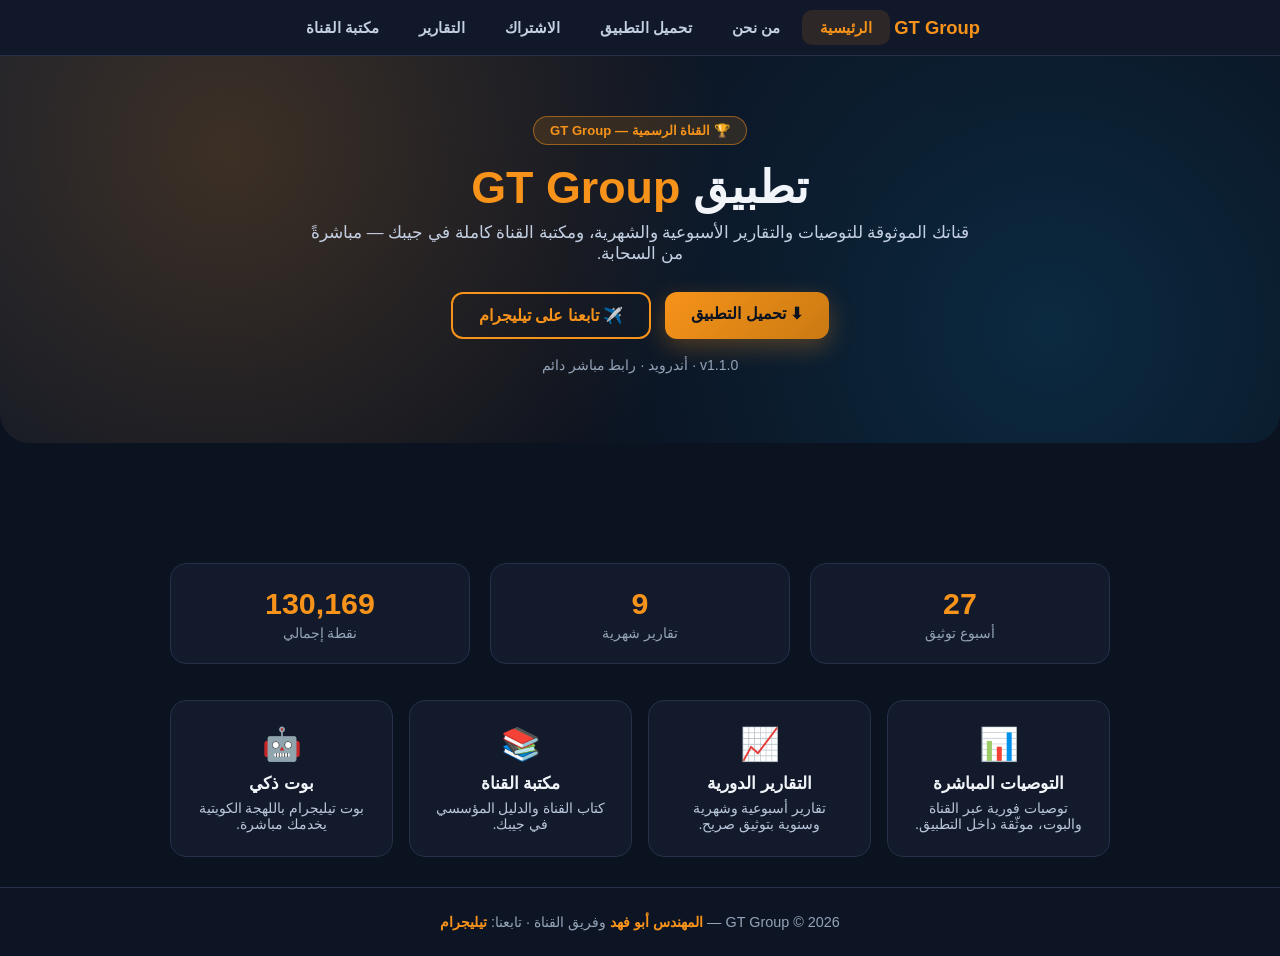
<file: index.html>
<!DOCTYPE html>
<html lang="ar" dir="rtl">
<head>
<meta charset="UTF-8">
<meta name="viewport" content="width=device-width, initial-scale=1.0">
<title>GT Group — التطبيق الرسمي</title>
<link rel="stylesheet" href="style.css">

<link rel="manifest" href="manifest.json">
<meta name="apple-mobile-web-app-capable" content="yes">
<meta name="apple-mobile-web-app-status-bar-style" content="black-translucent">
<meta name="apple-mobile-web-app-title" content="GT Group">
<meta name="mobile-web-app-capable" content="yes">
<meta name="theme-color" content="#F7931A">
<link rel="apple-touch-icon" href="icons/icon-192.png">
<script>
if ('serviceWorker' in navigator) {
  window.addEventListener('load', function() {
    navigator.serviceWorker.register('service-worker.js');
  });
}
</script>
</head>
<body>

<nav>
  <span class="logo">GT Group</span>
  <div class="links">
    <a href="index.html" class="on">الرئيسية</a>
    <a href="about.html">من نحن</a>
    <a href="download.html">تحميل التطبيق</a>
    <a href="subscribe.html">الاشتراك</a>
    <a href="reports.html">التقارير</a>
    <a href="library.html">مكتبة القناة</a>
  </div>
</nav>

<div class="hero">
  <div class="badge">🏆 القناة الرسمية — GT Group</div>
  <h1>تطبيق <span>GT Group</span></h1>
  <p class="sub">قناتك الموثوقة للتوصيات والتقارير الأسبوعية والشهرية، ومكتبة القناة كاملة في جيبك — مباشرةً من السحابة.</p>
  <div class="hero-buttons">
    <a class="btn btn-primary" href="download.html">⬇ تحميل التطبيق</a>
    <a class="btn btn-outline" href="https://t.me/kingofintry" target="_blank" rel="noopener">✈️ تابعنا على تيليجرام</a>
  </div>
  <div class="hero-meta">v1.1.0 · أندرويد · رابط مباشر دائم</div>
</div>

<main>
  <div class="stats-row">
    <div class="stat"><div class="n">27</div><div class="l">أسبوع توثيق</div></div>
    <div class="stat"><div class="n">9</div><div class="l">تقارير شهرية</div></div>
    <div class="stat"><div class="n">130,169</div><div class="l">نقطة إجمالي</div></div>
  </div>

  <div class="features">
    <div class="feat">
      <div class="ico">📊</div>
      <h3>التوصيات المباشرة</h3>
      <p>توصيات فورية عبر القناة والبوت، موثّقة داخل التطبيق.</p>
    </div>
    <div class="feat">
      <div class="ico">📈</div>
      <h3>التقارير الدورية</h3>
      <p>تقارير أسبوعية وشهرية وسنوية بتوثيق صريح.</p>
    </div>
    <div class="feat">
      <div class="ico">📚</div>
      <h3>مكتبة القناة</h3>
      <p>كتاب القناة والدليل المؤسسي في جيبك.</p>
    </div>
    <div class="feat">
      <div class="ico">🤖</div>
      <h3>بوت ذكي</h3>
      <p>بوت تيليجرام باللهجة الكويتية يخدمك مباشرة.</p>
    </div>
  </div>
</main>

<footer>GT Group &copy; 2026 — <b>المهندس أبو فهد</b> وفريق القناة · تابعنا: <a href="https://t.me/kingofintry" target="_blank" rel="noopener" style="color:var(--primary);font-weight:800">تيليجرام</a></footer>

</body>
</html>
</file>
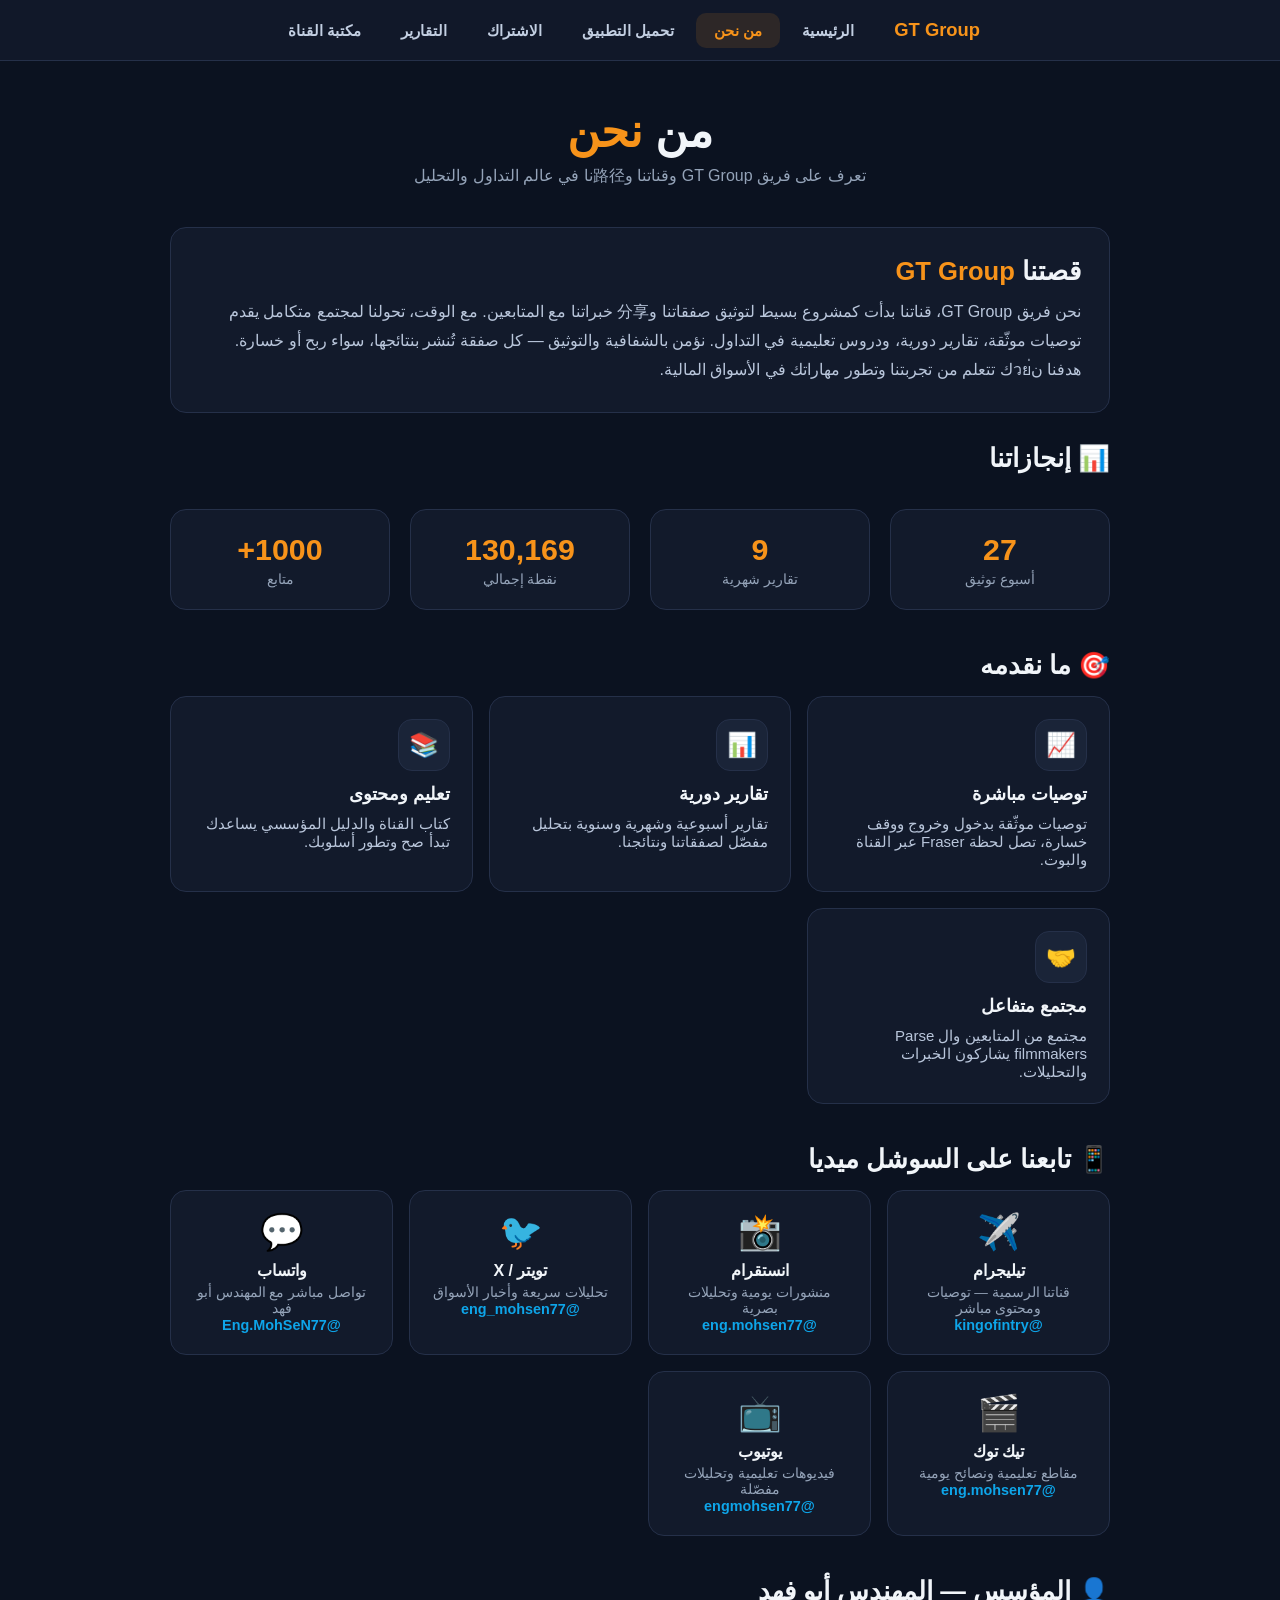
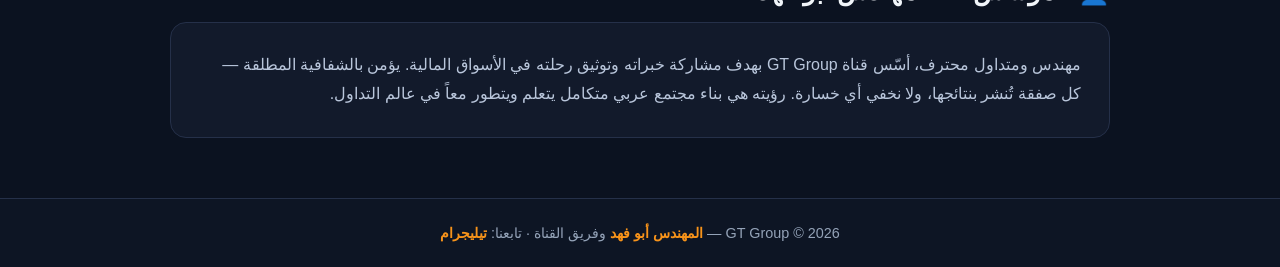
<file: about.html>
<!DOCTYPE html>
<html lang="ar" dir="rtl">
<head>
<meta charset="UTF-8">
<meta name="viewport" content="width=device-width, initial-scale=1.0">
<title>من نحن — GT Group</title>
<link rel="stylesheet" href="style.css">

<link rel="manifest" href="manifest.json">
<meta name="apple-mobile-web-app-capable" content="yes">
<meta name="apple-mobile-web-app-status-bar-style" content="black-translucent">
<meta name="apple-mobile-web-app-title" content="GT Group">
<meta name="mobile-web-app-capable" content="yes">
<meta name="theme-color" content="#F7931A">
<link rel="apple-touch-icon" href="icons/icon-192.png">
<script>
if ('serviceWorker' in navigator) {
  window.addEventListener('load', function() {
    navigator.serviceWorker.register('service-worker.js');
  });
}
</script>
</head>
<body>

<nav>
  <a href="index.html" class="logo">GT Group</a>
  <div class="links">
    <a href="index.html">الرئيسية</a>
    <a href="about.html" class="on">من نحن</a>
    <a href="download.html">تحميل التطبيق</a>
    <a href="subscribe.html">الاشتراك</a>
    <a href="reports.html">التقارير</a>
    <a href="library.html">مكتبة القناة</a>
  </div>
</nav>

<main>
  <div class="page-header">
    <h1>من <span class="g">نحن</span></h1>
    <p>تعرف على فريق GT Group وقناتنا و路径نا في عالم التداول والتحليل</p>
  </div>

  <div class="about-intro">
    <h2 style="margin-bottom:12px">قصتنا <span class="g">GT Group</span></h2>
    <p>
      نحن فريق GT Group، قناتنا بدأت كمشروع بسيط لتوثيق صفقاتنا و分享 خبراتنا مع المتابعين. 
      مع الوقت، تحولنا لمجتمع متكامل يقدم توصيات موثّقة، تقارير دورية، ودروس تعليمية في التداول.
      نؤمن بالشفافية والتوثيق — كل صفقة تُنشر بنتائجها، سواء ربح أو خسارة.
      هدفنا ن่วยك تتعلم من تجربتنا وتطور مهاراتك في الأسواق المالية.
    </p>
  </div>

  <h2 style="margin-bottom:16px">📊 إنجازاتنا</h2>
  <div class="stats-row" style="margin-bottom:40px">
    <div class="stat"><div class="n">27</div><div class="l">أسبوع توثيق</div></div>
    <div class="stat"><div class="n">9</div><div class="l">تقارير شهرية</div></div>
    <div class="stat"><div class="n">130,169</div><div class="l">نقطة إجمالي</div></div>
    <div class="stat"><div class="n">1000+</div><div class="l">متابع</div></div>
  </div>

  <h2 style="margin-bottom:16px">🎯 ما نقدمه</h2>
  <div class="grid cols" style="margin-bottom:40px">
    <div class="card">
      <div class="ico">📈</div>
      <h3>توصيات مباشرة</h3>
      <p>توصيات موثّقة بدخول وخروج ووقف خسارة، تصل لحظة Fraser عبر القناة والبوت.</p>
    </div>
    <div class="card">
      <div class="ico">📊</div>
      <h3>تقارير دورية</h3>
      <p>تقارير أسبوعية وشهرية وسنوية بتحليل مفصّل لصفقاتنا ونتائجنا.</p>
    </div>
    <div class="card">
      <div class="ico">📚</div>
      <h3>تعليم ومحتوى</h3>
      <p>كتاب القناة والدليل المؤسسي يساعدك تبدأ صح وتطور أسلوبك.</p>
    </div>
    <div class="card">
      <div class="ico">🤝</div>
      <h3>مجتمع متفاعل</h3>
      <p>مجتمع من المتابعين وال Parse filmmakers يشاركون الخبرات والتحليلات.</p>
    </div>
  </div>

  <h2 style="margin-bottom:16px">📱 تابعنا على السوشل ميديا</h2>
  <div class="social-grid" style="margin-bottom:40px">
    <div class="social-card">
      <div class="ico">✈️</div>
      <h3>تيليجرام</h3>
      <p>قناتنا الرسمية — توصيات ومحتوى مباشر</p>
      <a href="https://t.me/kingofintry" target="_blank" rel="noopener">@kingofintry</a>
    </div>
    <div class="social-card">
      <div class="ico">📸</div>
      <h3>انستقرام</h3>
      <p>منشورات يومية وتحليلات بصرية</p>
      <a href="https://instagram.com/eng.mohsen77" target="_blank" rel="noopener">@eng.mohsen77</a>
    </div>
    <div class="social-card">
      <div class="ico">🐦</div>
      <h3>تويتر / X</h3>
      <p>تحليلات سريعة وأخبار الأسواق</p>
      <a href="https://x.com/eng_mohsen77" target="_blank" rel="noopener">@eng_mohsen77</a>
    </div>
    <div class="social-card">
      <div class="ico">💬</div>
      <h3>واتساب</h3>
      <p>تواصل مباشر مع المهندس أبو فهد</p>
      <a href="https://wa.me/96599119977" target="_blank" rel="noopener">@Eng.MohSeN77</a>
    </div>
    <div class="social-card">
      <div class="ico">🎬</div>
      <h3>تيك توك</h3>
      <p>مقاطع تعليمية ونصائح يومية</p>
      <a href="https://tiktok.com/@eng.mohsen77" target="_blank" rel="noopener">@eng.mohsen77</a>
    </div>
    <div class="social-card">
      <div class="ico">📺</div>
      <h3>يوتيوب</h3>
      <p>فيديوهات تعليمية وتحليلات مفصّلة</p>
      <a href="https://youtube.com/@engmohsen77" target="_blank" rel="noopener">@engmohsen77</a>
    </div>
  </div>

  <h2 style="margin-bottom:16px">👤 المؤسس — المهندس أبو فهد</h2>
  <div class="about-intro">
    <p>
      مهندس ومتداول محترف، أسّس قناة GT Group بهدف مشاركة خبراته وتوثيق رحلته في الأسواق المالية.
      يؤمن بالشفافية المطلقة — كل صفقة تُنشر بنتائجها، ولا نخفي أي خسارة.
      رؤيته هي بناء مجتمع عربي متكامل يتعلم ويتطور معاً في عالم التداول.
    </p>
  </div>
</main>

<footer>GT Group &copy; 2026 — <b>المهندس أبو فهد</b> وفريق القناة · تابعنا: <a href="https://t.me/kingofintry" target="_blank" rel="noopener" style="color:var(--primary);font-weight:800">تيليجرام</a></footer>

</body>
</html>
</file>
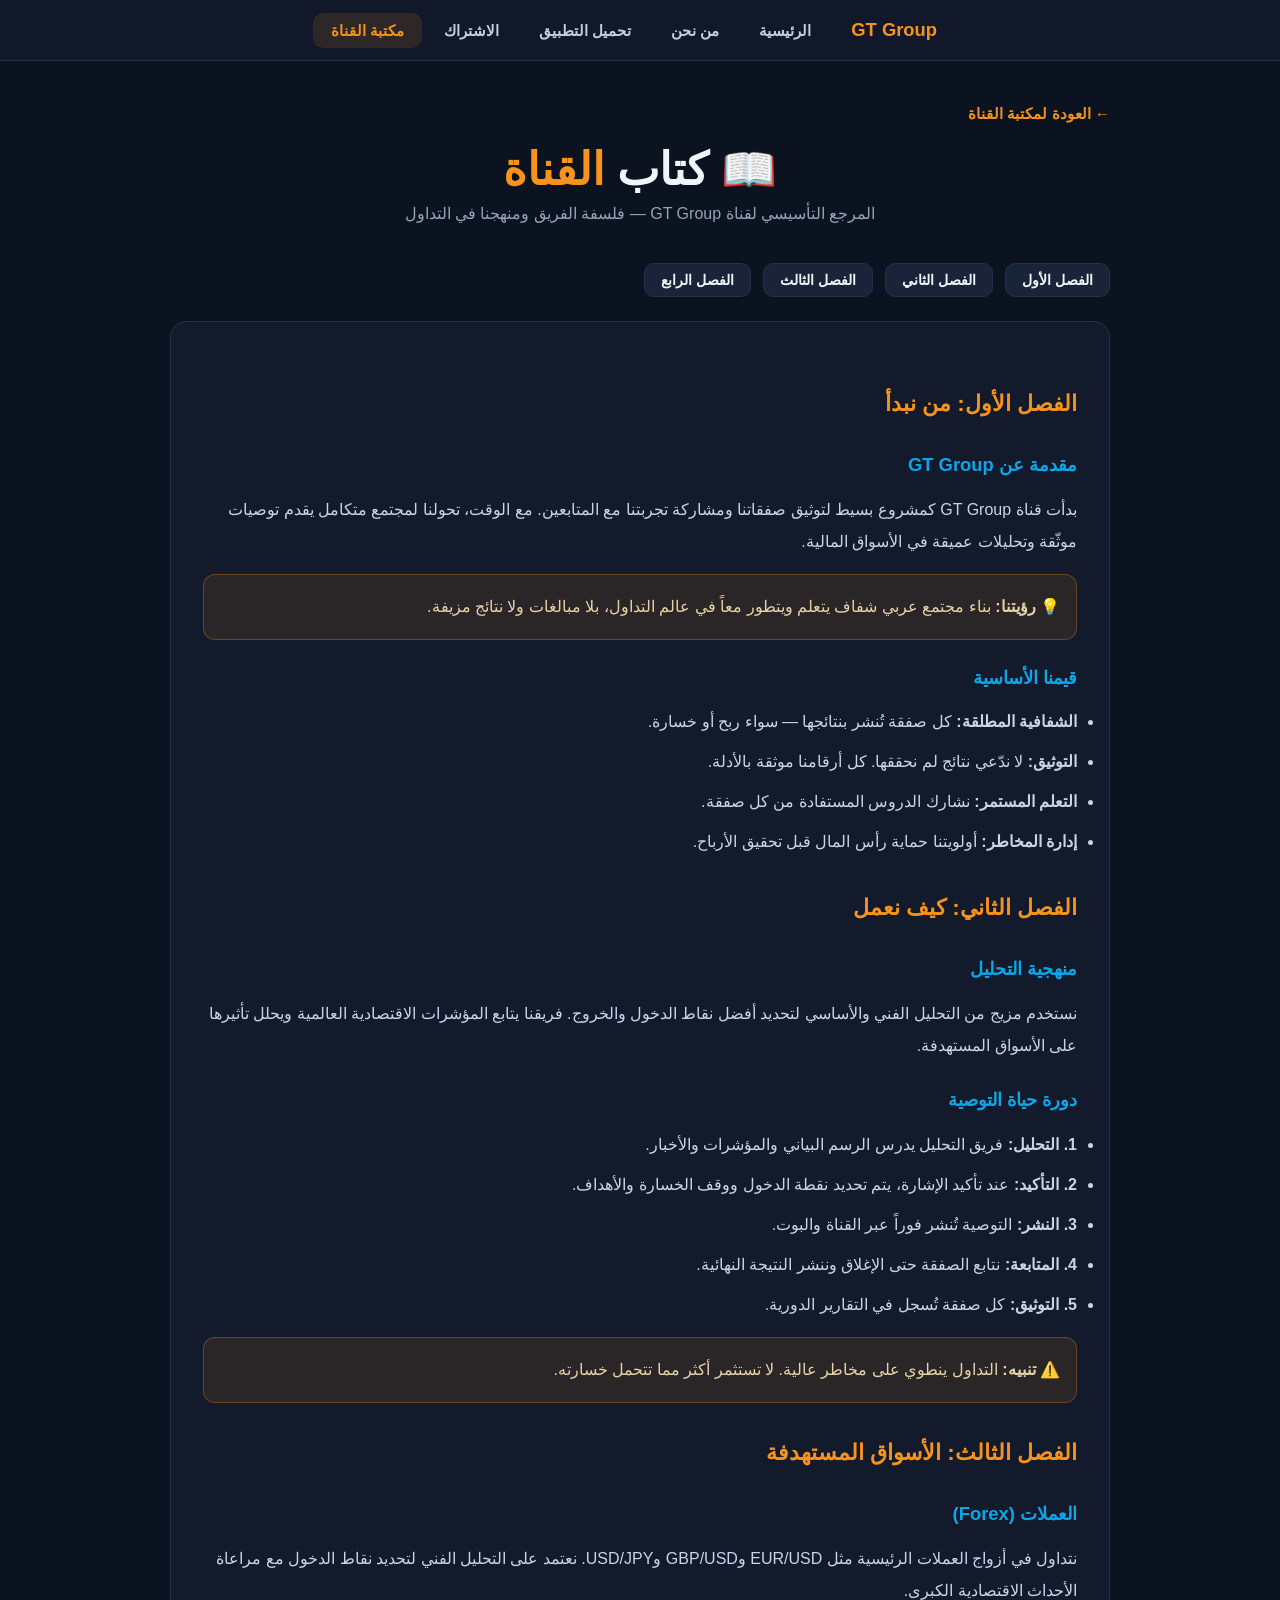
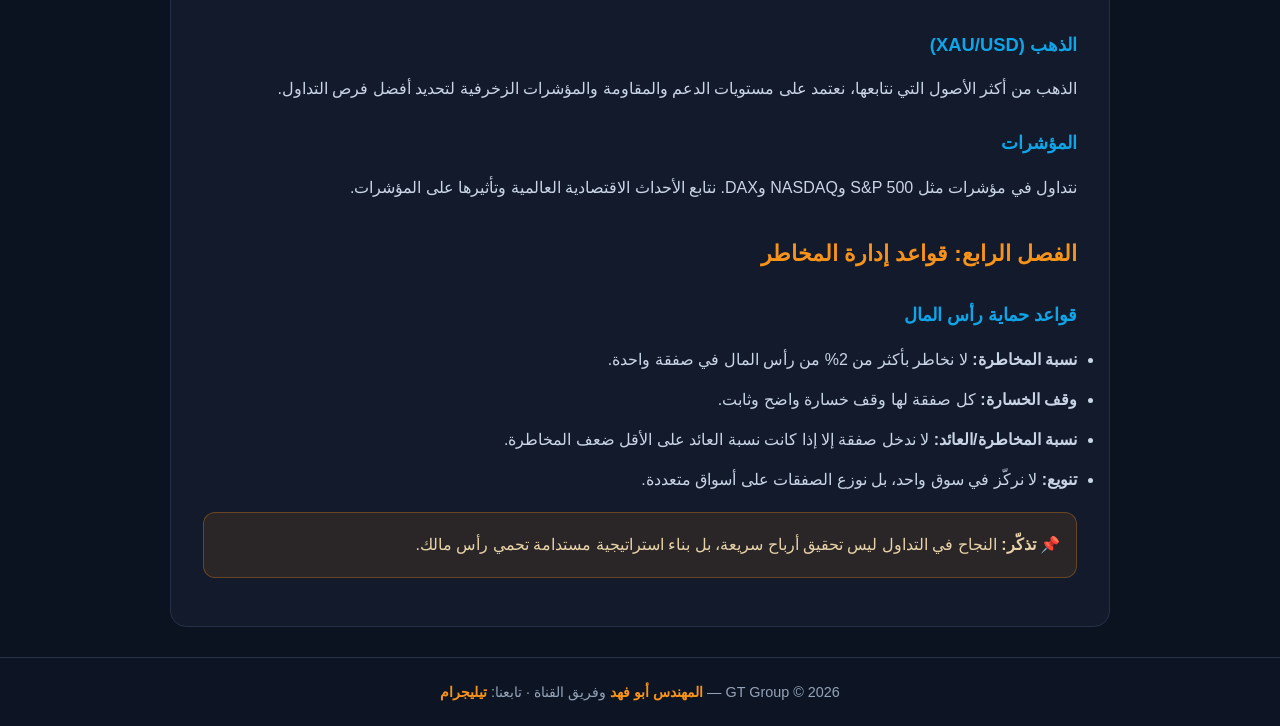
<file: book.html>
<!DOCTYPE html>
<html lang="ar" dir="rtl">
<head>
<meta charset="UTF-8">
<meta name="viewport" content="width=device-width, initial-scale=1.0">
<title>كتاب القناة — GT Group</title>
<link rel="stylesheet" href="style.css">
<style>
.doc-body{background:var(--surface);border:1px solid var(--border);border-radius:16px;padding:32px;line-height:2}
.doc-body h2{color:var(--primary);margin:28px 0 12px;font-size:1.4rem}
.doc-body h3{color:var(--secondary);margin:20px 0 10px;font-size:1.15rem}
.doc-body p{color:#C9D5E7;margin-bottom:14px}
.doc-body ul{margin:10px 0 16px 20px;color:#C9D5E7}
.doc-body li{margin-bottom:8px}
.doc-body .highlight{background:rgba(247,147,26,.1);border:1px solid rgba(247,147,26,.3);border-radius:12px;padding:16px;margin:16px 0;color:#E8D3A8}
.back-btn{display:inline-flex;align-items:center;gap:8px;color:var(--primary);font-weight:700;margin-bottom:20px;font-size:.95rem}
.chapter-nav{display:flex;gap:12px;flex-wrap:wrap;margin:24px 0}
.chapter-nav a{background:var(--surfaceAlt);border:1px solid var(--border);padding:8px 16px;border-radius:10px;color:var(--text);font-weight:600;font-size:.9rem;transition:all .15s}
.chapter-nav a:hover{border-color:var(--primary);color:var(--primary)}
</style>

<link rel="manifest" href="manifest.json">
<meta name="apple-mobile-web-app-capable" content="yes">
<meta name="apple-mobile-web-app-status-bar-style" content="black-translucent">
<meta name="apple-mobile-web-app-title" content="GT Group">
<meta name="mobile-web-app-capable" content="yes">
<meta name="theme-color" content="#F7931A">
<link rel="apple-touch-icon" href="icons/icon-192.png">
<script>
if ('serviceWorker' in navigator) {
  window.addEventListener('load', function() {
    navigator.serviceWorker.register('service-worker.js');
  });
}
</script>
</head>
<body>

<nav>
  <a href="index.html" class="logo">GT Group</a>
  <div class="links">
    <a href="index.html">الرئيسية</a>
    <a href="about.html">من نحن</a>
    <a href="download.html">تحميل التطبيق</a>
    <a href="subscribe.html">الاشتراك</a>
    <a href="library.html" class="on">مكتبة القناة</a>
  </div>
</nav>

<main>
  <a href="library.html" class="back-btn">← العودة لمكتبة القناة</a>
  <div class="page-header">
    <h1>📖 كتاب <span class="g">القناة</span></h1>
    <p>المرجع التأسيسي لقناة GT Group — فلسفة الفريق ومنهجنا في التداول</p>
  </div>
  <div class="chapter-nav">
    <a href="#ch1">الفصل الأول</a>
    <a href="#ch2">الفصل الثاني</a>
    <a href="#ch3">الفصل الثالث</a>
    <a href="#ch4">الفصل الرابع</a>
  </div>
  <div class="doc-body">
    <h2 id="ch1">الفصل الأول: من نبدأ</h2>
    <h3>مقدمة عن GT Group</h3>
    <p>بدأت قناة GT Group كمشروع بسيط لتوثيق صفقاتنا ومشاركة تجربتنا مع المتابعين. مع الوقت، تحولنا لمجتمع متكامل يقدم توصيات موثّقة وتحليلات عميقة في الأسواق المالية.</p>
    <div class="highlight">💡 <strong>رؤيتنا:</strong> بناء مجتمع عربي شفاف يتعلم ويتطور معاً في عالم التداول، بلا مبالغات ولا نتائج مزيفة.</div>
    <h3>قيمنا الأساسية</h3>
    <ul>
      <li><strong>الشفافية المطلقة:</strong> كل صفقة تُنشر بنتائجها — سواء ربح أو خسارة.</li>
      <li><strong>التوثيق:</strong> لا ندّعي نتائج لم نحققها. كل أرقامنا موثقة بالأدلة.</li>
      <li><strong>التعلم المستمر:</strong> نشارك الدروس المستفادة من كل صفقة.</li>
      <li><strong>إدارة المخاطر:</strong> أولويتنا حماية رأس المال قبل تحقيق الأرباح.</li>
    </ul>

    <h2 id="ch2">الفصل الثاني: كيف نعمل</h2>
    <h3>منهجية التحليل</h3>
    <p>نستخدم مزيج من التحليل الفني والأساسي لتحديد أفضل نقاط الدخول والخروج. فريقنا يتابع المؤشرات الاقتصادية العالمية ويحلل تأثيرها على الأسواق المستهدفة.</p>
    <h3>دورة حياة التوصية</h3>
    <ul>
      <li><strong>1. التحليل:</strong> فريق التحليل يدرس الرسم البياني والمؤشرات والأخبار.</li>
      <li><strong>2. التأكيد:</strong> عند تأكيد الإشارة، يتم تحديد نقطة الدخول ووقف الخسارة والأهداف.</li>
      <li><strong>3. النشر:</strong> التوصية تُنشر فوراً عبر القناة والبوت.</li>
      <li><strong>4. المتابعة:</strong> نتابع الصفقة حتى الإغلاق وننشر النتيجة النهائية.</li>
      <li><strong>5. التوثيق:</strong> كل صفقة تُسجل في التقارير الدورية.</li>
    </ul>
    <div class="highlight">⚠️ <strong>تنبيه:</strong> التداول ينطوي على مخاطر عالية. لا تستثمر أكثر مما تتحمل خسارته.</div>

    <h2 id="ch3">الفصل الثالث: الأسواق المستهدفة</h2>
    <h3>العملات (Forex)</h3>
    <p>نتداول في أزواج العملات الرئيسية مثل EUR/USD وGBP/USD وUSD/JPY. نعتمد على التحليل الفني لتحديد نقاط الدخول مع مراعاة الأحداث الاقتصادية الكبرى.</p>
    <h3>الذهب (XAU/USD)</h3>
    <p>الذهب من أكثر الأصول التي نتابعها، نعتمد على مستويات الدعم والمقاومة والمؤشرات الزخرفية لتحديد أفضل فرص التداول.</p>
    <h3>المؤشرات</h3>
    <p>نتداول في مؤشرات مثل S&P 500 وNASDAQ وDAX. نتابع الأحداث الاقتصادية العالمية وتأثيرها على المؤشرات.</p>

    <h2 id="ch4">الفصل الرابع: قواعد إدارة المخاطر</h2>
    <h3>قواعد حماية رأس المال</h3>
    <ul>
      <li><strong>نسبة المخاطرة:</strong> لا نخاطر بأكثر من 2% من رأس المال في صفقة واحدة.</li>
      <li><strong>وقف الخسارة:</strong> كل صفقة لها وقف خسارة واضح وثابت.</li>
      <li><strong>نسبة المخاطرة/العائد:</strong> لا ندخل صفقة إلا إذا كانت نسبة العائد على الأقل ضعف المخاطرة.</li>
      <li><strong>تنويع:</strong> لا نركّز في سوق واحد، بل نوزع الصفقات على أسواق متعددة.</li>
    </ul>
    <div class="highlight">📌 <strong>تذكّر:</strong> النجاح في التداول ليس تحقيق أرباح سريعة، بل بناء استراتيجية مستدامة تحمي رأس مالك.</div>
  </div>
</main>

<footer>GT Group &copy; 2026 — <b>المهندس أبو فهد</b> وفريق القناة · تابعنا: <a href="https://t.me/kingofintry" target="_blank" rel="noopener" style="color:var(--primary);font-weight:800">تيليجرام</a></footer>

</body>
</html>
</file>
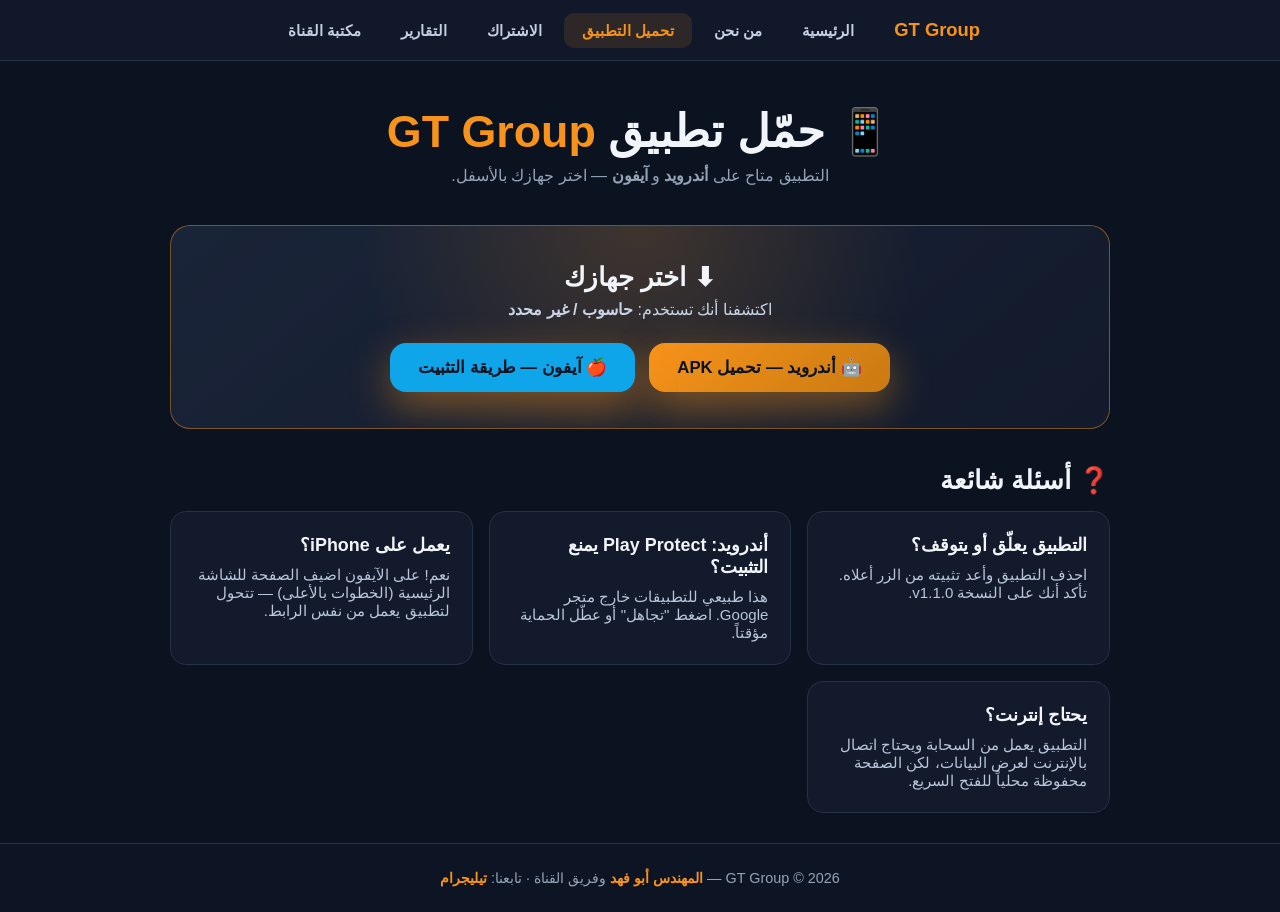
<file: download.html>
<!DOCTYPE html>
<html lang="ar" dir="rtl">
<head>
<meta charset="UTF-8">
<meta name="viewport" content="width=device-width, initial-scale=1.0">
<title>تحميل التطبيق — GT Group</title>
<link rel="stylesheet" href="style.css">

<link rel="manifest" href="manifest.json">
<meta name="apple-mobile-web-app-capable" content="yes">
<meta name="apple-mobile-web-app-status-bar-style" content="black-translucent">
<meta name="apple-mobile-web-app-title" content="GT Group">
<meta name="mobile-web-app-capable" content="yes">
<meta name="theme-color" content="#F7931A">
<link rel="apple-touch-icon" href="icons/icon-192.png">
<script>
if ('serviceWorker' in navigator) {
  window.addEventListener('load', function() {
    navigator.serviceWorker.register('service-worker.js');
  });
}
</script>
</head>
<body>

<nav>
  <a href="index.html" class="logo">GT Group</a>
  <div class="links">
    <a href="index.html">الرئيسية</a>
    <a href="about.html">من نحن</a>
    <a href="download.html" class="on">تحميل التطبيق</a>
    <a href="subscribe.html">الاشتراك</a>
    <a href="reports.html">التقارير</a>
    <a href="library.html">مكتبة القناة</a>
  </div>
</nav>

<main>
  <div class="page-header">
    <h1>📱 حمّل تطبيق <span class="g">GT Group</span></h1>
    <p>التطبيق متاح على <b>أندرويد</b> و <b>آيفون</b> — اختر جهازك بالأسفل.</p>
  </div>

  <div id="dl-picker" class="dl-panel" style="text-align:center">
    <h2>⬇ اختر جهازك</h2>
    <p id="dl-picker-hint">اكتشفنا أنك تستخدم: <b id="detected-device">...</b></p>
    <div style="display:flex;gap:14px;justify-content:center;flex-wrap:wrap;margin-top:18px">
      <a class="dl-btn" style="font-size:1.05rem;padding:14px 28px" href="https://github.com/mohsenalazemi1-alt/GT-Group-App/releases/download/v1.1.0/app-release.apk">🤖 أندرويد — تحميل APK</a>
      <span class="dl-btn" style="font-size:1.05rem;padding:14px 28px;background:var(--secondary);color:#0B1220" id="ios-btn">🍎 آيفون — طريقة التثبيت</span>
    </div>
  </div>

  <div id="panel-android" class="dl-panel" style="margin-top:20px;display:none">
    <h2>🤖 لأجهزة أندرويد</h2>
    <p>النسخة الأخيرة v1.1.0 — اضغط الزر وحمّل الملف مباشرة.</p>
    <div style="text-align:center;margin:14px 0">
      <a class="dl-btn" href="https://github.com/mohsenalazemi1-alt/GT-Group-App/releases/download/v1.1.0/app-release.apk">تحميل APK لأندرويد</a>
    </div>
    <div class="steps">
      <div class="step"><div class="num">1</div><p><b>حمّل</b> الملف من الزر أعلاه مباشرة على هاتفك.</p></div>
      <div class="step"><div class="num">2</div><p><b>افتح</b> الملف من مدير الملفات (ستظهر رسالة "من مصدر غير معروف").</p></div>
      <div class="step"><div class="num">3</div><p>عند ظهورها اضغط <b>الإعدادات</b> وفعّل <b>السماح من هذا المصدر</b> ثم <b>تثبيت</b>.</p></div>
      <div class="step"><div class="num">4</div><p>انتهى — افتح <b>GT Group</b> من شاشتك الرئيسية.</p></div>
    </div>
    <div class="note">على بعض أجهزة سامسونج تظهر رسالة Play Protect — اضغط <b>"تجاهل"</b> أو <b>"تثبيت على أي حال"</b> ثم كمّل.</div>
  </div>

  <div id="panel-ios" class="dl-panel" style="margin-top:20px;display:none">
    <h2>🍎 لأجهزة آيفون (iPhone)</h2>
    <p>كلّات الصفحة من رابط واحد + أضفها للشاشة الرئيسية وتصير تطبيقاً كاملاً — بدون متجر.</p>
    <div class="steps">
      <div class="step"><div class="num">1</div><p>افتح الصفحة في متصفح <b>Safari</b> على الآيفون.</p></div>
      <div class="step"><div class="num">2</div><p>اضغط زر المشاركة <b>⬆</b> (في أسفل أو أعلى الشاشة).</p></div>
      <div class="step"><div class="num">3</div><p>اختر <b>"إضافة إلى الشاشة الرئيسية"</b> (Add to Home Screen).</p></div>
      <div class="step"><div class="num">4</div><p>اضغط <b>إضافة</b> — يظهر تطبيق <b>GT Group</b> بأيقونته على شاشتك.</p></div>
    </div>
    <div class="note">هذه هي طريقة PWA — التطبيق يشتغل بنفس شكل التطبيق العادي وبدون شريط المتصفح، ويمكن أن يعمل أوفلاين جزئياً.</div>
  </div>

  <div style="margin-top:36px">
    <h2 style="margin-bottom:16px">❓ أسئلة شائعة</h2>
    <div class="grid cols">
      <div class="card">
        <h3>التطبيق يعلّق أو يتوقف؟</h3>
        <p>احذف التطبيق وأعد تثبيته من الزر أعلاه. تأكد أنك على النسخة v1.1.0.</p>
      </div>
      <div class="card">
        <h3>أندرويد: Play Protect يمنع التثبيت؟</h3>
        <p>هذا طبيعي للتطبيقات خارج متجر Google. اضغط "تجاهل" أو عطّل الحماية مؤقتاً.</p>
      </div>
      <div class="card">
        <h3>يعمل على iPhone؟</h3>
        <p>نعم! على الآيفون اضيف الصفحة للشاشة الرئيسية (الخطوات بالأعلى) — تتحول لتطبيق يعمل من نفس الرابط.</p>
      </div>
      <div class="card">
        <h3>يحتاج إنترنت؟</h3>
        <p>التطبيق يعمل من السحابة ويحتاج اتصال بالإنترنت لعرض البيانات، لكن الصفحة محفوظة محلياً للفتح السريع.</p>
      </div>
    </div>
  </div>
</main>

<script>
(function(){
  var ua = navigator.userAgent || navigator.vendor || window.opera;
  var isIOS = /iPad|iPhone|iPod/.test(ua) || (navigator.platform === 'MacIntel' && navigator.maxTouchPoints > 1);
  var isAndroid = /android/i.test(ua);
  function show(id){ document.getElementById(id).style.display = 'block'; }
  function hide(id){ document.getElementById(id).style.display = 'none'; }
  var dev = document.getElementById('detected-device');
  if (isIOS) {
    dev.textContent = 'آيفون (iPhone)';
    hide('panel-android');
    show('panel-ios');
    document.getElementById('ios-btn').style.display = 'none';
  } else if (isAndroid) {
    dev.textContent = 'أندرويد';
    hide('panel-ios');
    show('panel-android');
    document.getElementById('ios-btn').style.display = 'none';
  } else {
    dev.textContent = 'حاسوب / غير محدد';
    hide('panel-android');
    hide('panel-ios');
  }
  document.getElementById('ios-btn').addEventListener('click', function(){
    show('panel-ios');
    hide('panel-android');
    this.style.display='none';
  });
})();
</script>

<footer>GT Group &copy; 2026 — <b>المهندس أبو فهد</b> وفريق القناة · تابعنا: <a href="https://t.me/kingofintry" target="_blank" rel="noopener" style="color:var(--primary);font-weight:800">تيليجرام</a></footer>

</body>
</html>
</file>
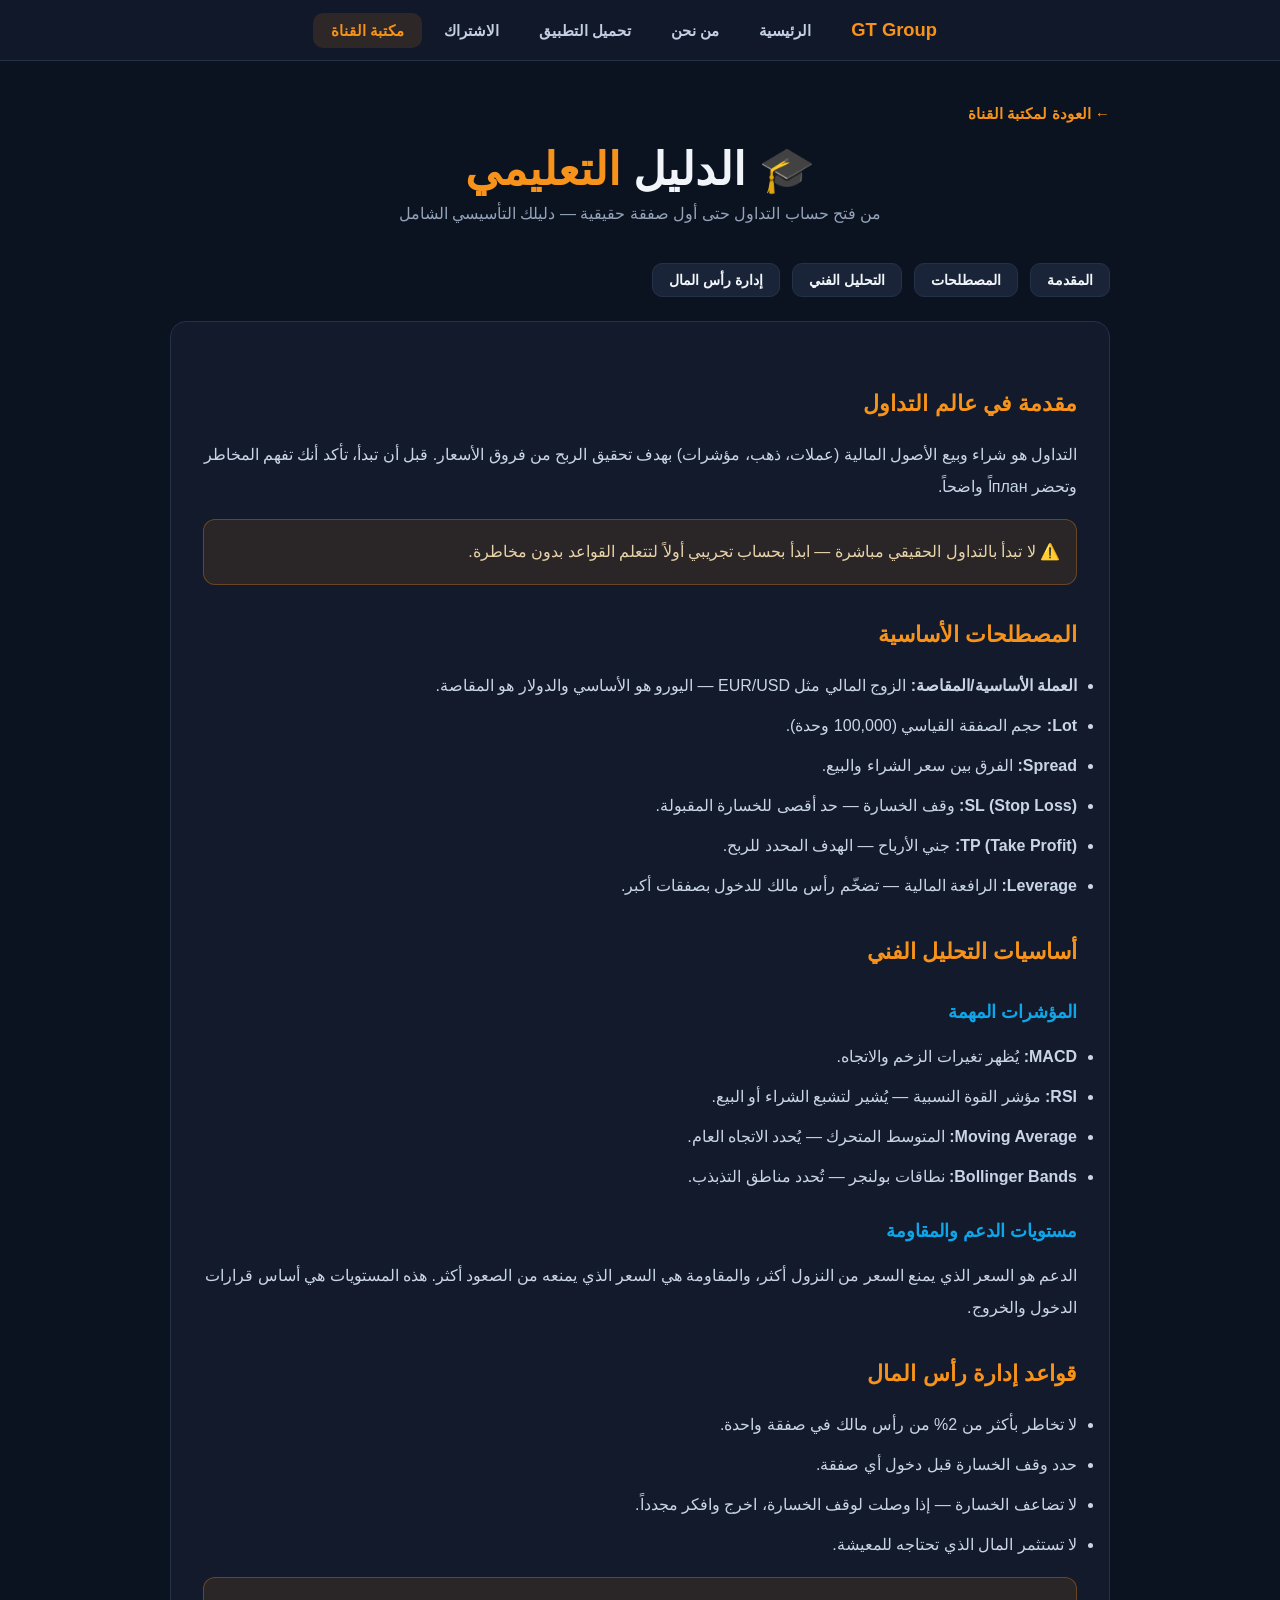
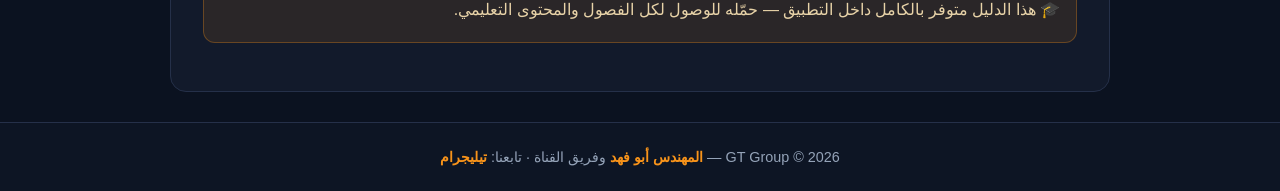
<file: educational-guide.html>
<!DOCTYPE html>
<html lang="ar" dir="rtl">
<head>
<meta charset="UTF-8">
<meta name="viewport" content="width=device-width, initial-scale=1.0">
<title>الدليل التعليمي — GT Group</title>
<link rel="stylesheet" href="style.css">
<style>.doc-body{background:var(--surface);border:1px solid var(--border);border-radius:16px;padding:32px;line-height:2}
.doc-body h2{color:var(--primary);margin:28px 0 12px;font-size:1.4rem}
.doc-body h3{color:var(--secondary);margin:20px 0 10px;font-size:1.15rem}
.doc-body p{color:#C9D5E7;margin-bottom:14px}
.doc-body ul{margin:10px 0 16px 20px;color:#C9D5E7}
.doc-body li{margin-bottom:8px}
.doc-body .highlight{background:rgba(247,147,26,.1);border:1px solid rgba(247,147,26,.3);border-radius:12px;padding:16px;margin:16px 0;color:#E8D3A8}
.back-btn{display:inline-flex;align-items:center;gap:8px;color:var(--primary);font-weight:700;margin-bottom:20px;font-size:.95rem}
.chapter-nav{display:flex;gap:12px;flex-wrap:wrap;margin:24px 0}
.chapter-nav a{background:var(--surfaceAlt);border:1px solid var(--border);padding:8px 16px;border-radius:10px;color:var(--text);font-weight:600;font-size:.9rem;transition:all .15s}
.chapter-nav a:hover{border-color:var(--primary);color:var(--primary)}</style>

<link rel="manifest" href="manifest.json">
<meta name="apple-mobile-web-app-capable" content="yes">
<meta name="apple-mobile-web-app-status-bar-style" content="black-translucent">
<meta name="apple-mobile-web-app-title" content="GT Group">
<meta name="mobile-web-app-capable" content="yes">
<meta name="theme-color" content="#F7931A">
<link rel="apple-touch-icon" href="icons/icon-192.png">
<script>
if ('serviceWorker' in navigator) {
  window.addEventListener('load', function() {
    navigator.serviceWorker.register('service-worker.js');
  });
}
</script>
</head>
<body>
<nav>
  <a href="index.html" class="logo">GT Group</a>
  <div class="links">
    <a href="index.html">الرئيسية</a>
    <a href="about.html">من نحن</a>
    <a href="download.html">تحميل التطبيق</a>
    <a href="subscribe.html">الاشتراك</a>
    <a href="library.html" class="on">مكتبة القناة</a>
  </div>
</nav>
<main>
  <a href="library.html" class="back-btn">← العودة لمكتبة القناة</a>
  <div class="page-header">
    <h1>🎓 الدليل <span class="g">التعليمي</span></h1>
    <p>من فتح حساب التداول حتى أول صفقة حقيقية — دليلك التأسيسي الشامل</p>
  </div>
  <div class="chapter-nav">
    <a href="#e1">المقدمة</a>
    <a href="#e2">المصطلحات</a>
    <a href="#e3">التحليل الفني</a>
    <a href="#e4">إدارة رأس المال</a>
  </div>
  <div class="doc-body">
    <h2 id="e1">مقدمة في عالم التداول</h2>
    <p>التداول هو شراء وبيع الأصول المالية (عملات، ذهب، مؤشرات) بهدف تحقيق الربح من فروق الأسعار. قبل أن تبدأ، تأكد أنك تفهم المخاطر وتحضر планاً واضحاً.</p>
    <div class="highlight">⚠️ لا تبدأ بالتداول الحقيقي مباشرة — ابدأ بحساب تجريبي أولاً لتتعلم القواعد بدون مخاطرة.</div>

    <h2 id="e2">المصطلحات الأساسية</h2>
    <ul>
      <li><strong>العملة الأساسية/المقاصة:</strong> الزوج المالي مثل EUR/USD — اليورو هو الأساسي والدولار هو المقاصة.</li>
      <li><strong> Lot:</strong> حجم الصفقة القياسي (100,000 وحدة).</li>
      <li><strong>Spread:</strong> الفرق بين سعر الشراء والبيع.</li>
      <li><strong>SL (Stop Loss):</strong> وقف الخسارة — حد أقصى للخسارة المقبولة.</li>
      <li><strong>TP (Take Profit):</strong> جني الأرباح — الهدف المحدد للربح.</li>
      <li><strong>Leverage:</strong> الرافعة المالية — تضخّم رأس مالك للدخول بصفقات أكبر.</li>
    </ul>

    <h2 id="e3">أساسيات التحليل الفني</h2>
    <h3>المؤشرات المهمة</h3>
    <ul>
      <li><strong>MACD:</strong> يُظهر تغيرات الزخم والاتجاه.</li>
      <li><strong>RSI:</strong> مؤشر القوة النسبية — يُشير لتشبع الشراء أو البيع.</li>
      <li><strong>Moving Average:</strong> المتوسط المتحرك — يُحدد الاتجاه العام.</li>
      <li><strong>Bollinger Bands:</strong> نطاقات بولنجر — تُحدد مناطق التذبذب.</li>
    </ul>
    <h3>مستويات الدعم والمقاومة</h3>
    <p>الدعم هو السعر الذي يمنع السعر من النزول أكثر، والمقاومة هي السعر الذي يمنعه من الصعود أكثر. هذه المستويات هي أساس قرارات الدخول والخروج.</p>

    <h2 id="e4">قواعد إدارة رأس المال</h2>
    <ul>
      <li>لا تخاطر بأكثر من 2% من رأس مالك في صفقة واحدة.</li>
      <li>حدد وقف الخسارة قبل دخول أي صفقة.</li>
      <li>لا تضاعف الخسارة — إذا وصلت لوقف الخسارة، اخرج وافكر مجدداً.</li>
      <li>لا تستثمر المال الذي تحتاجه للمعيشة.</li>
    </ul>
    <div class="highlight">🎓 هذا الدليل متوفر بالكامل داخل التطبيق — حمّله للوصول لكل الفصول والمحتوى التعليمي.</div>
  </div>
</main>
<footer>GT Group &copy; 2026 — <b>المهندس أبو فهد</b> وفريق القناة · تابعنا: <a href="https://t.me/kingofintry" target="_blank" rel="noopener" style="color:var(--primary);font-weight:800">تيليجرام</a></footer>
</body></html>
</file>
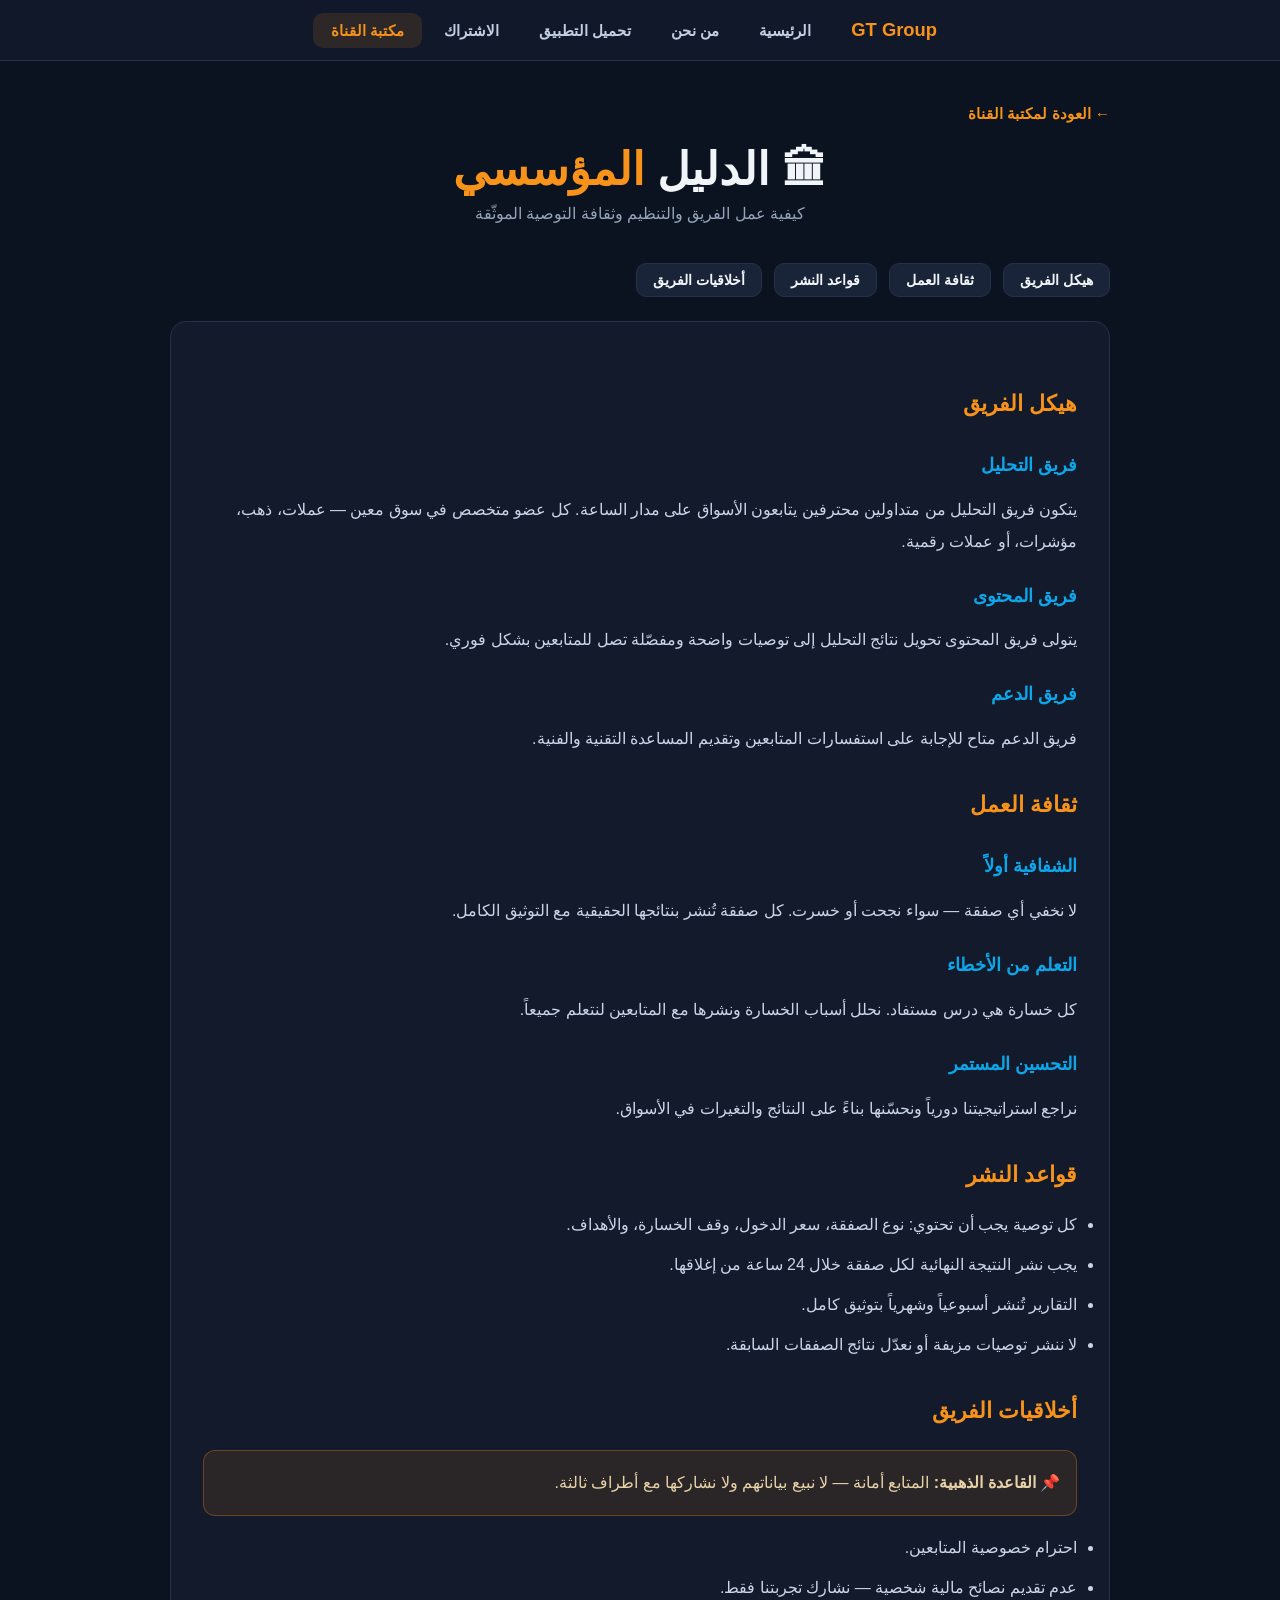
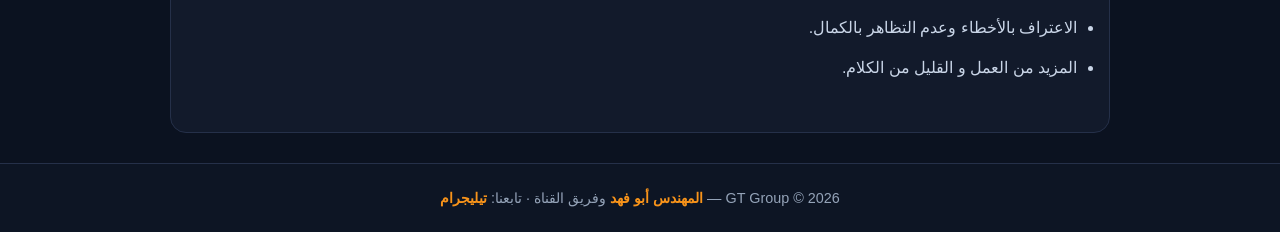
<file: institutional-guide.html>
<!DOCTYPE html>
<html lang="ar" dir="rtl">
<head>
<meta charset="UTF-8">
<meta name="viewport" content="width=device-width, initial-scale=1.0">
<title>الدليل المؤسسي — GT Group</title>
<link rel="stylesheet" href="style.css">
<style>.doc-body{background:var(--surface);border:1px solid var(--border);border-radius:16px;padding:32px;line-height:2}
.doc-body h2{color:var(--primary);margin:28px 0 12px;font-size:1.4rem}
.doc-body h3{color:var(--secondary);margin:20px 0 10px;font-size:1.15rem}
.doc-body p{color:#C9D5E7;margin-bottom:14px}
.doc-body ul{margin:10px 0 16px 20px;color:#C9D5E7}
.doc-body li{margin-bottom:8px}
.doc-body .highlight{background:rgba(247,147,26,.1);border:1px solid rgba(247,147,26,.3);border-radius:12px;padding:16px;margin:16px 0;color:#E8D3A8}
.back-btn{display:inline-flex;align-items:center;gap:8px;color:var(--primary);font-weight:700;margin-bottom:20px;font-size:.95rem}
.chapter-nav{display:flex;gap:12px;flex-wrap:wrap;margin:24px 0}
.chapter-nav a{background:var(--surfaceAlt);border:1px solid var(--border);padding:8px 16px;border-radius:10px;color:var(--text);font-weight:600;font-size:.9rem;transition:all .15s}
.chapter-nav a:hover{border-color:var(--primary);color:var(--primary)}</style>

<link rel="manifest" href="manifest.json">
<meta name="apple-mobile-web-app-capable" content="yes">
<meta name="apple-mobile-web-app-status-bar-style" content="black-translucent">
<meta name="apple-mobile-web-app-title" content="GT Group">
<meta name="mobile-web-app-capable" content="yes">
<meta name="theme-color" content="#F7931A">
<link rel="apple-touch-icon" href="icons/icon-192.png">
<script>
if ('serviceWorker' in navigator) {
  window.addEventListener('load', function() {
    navigator.serviceWorker.register('service-worker.js');
  });
}
</script>
</head>
<body>
<nav>
  <a href="index.html" class="logo">GT Group</a>
  <div class="links">
    <a href="index.html">الرئيسية</a>
    <a href="about.html">من نحن</a>
    <a href="download.html">تحميل التطبيق</a>
    <a href="subscribe.html">الاشتراك</a>
    <a href="library.html" class="on">مكتبة القناة</a>
  </div>
</nav>
<main>
  <a href="library.html" class="back-btn">← العودة لمكتبة القناة</a>
  <div class="page-header">
    <h1>🏛 الدليل <span class="g">المؤسسي</span></h1>
    <p>كيفية عمل الفريق والتنظيم وثقافة التوصية الموثّقة</p>
  </div>
  <div class="chapter-nav">
    <a href="#s1">هيكل الفريق</a>
    <a href="#s2">ثقافة العمل</a>
    <a href="#s3">قواعد النشر</a>
    <a href="#s4">أخلاقيات الفريق</a>
  </div>
  <div class="doc-body">
    <h2 id="s1">هيكل الفريق</h2>
    <h3>فريق التحليل</h3>
    <p>يتكون فريق التحليل من متداولين محترفين يتابعون الأسواق على مدار الساعة. كل عضو متخصص في سوق معين — عملات، ذهب، مؤشرات، أو عملات رقمية.</p>
    <h3>فريق المحتوى</h3>
    <p>يتولى فريق المحتوى تحويل نتائج التحليل إلى توصيات واضحة ومفصّلة تصل للمتابعين بشكل فوري.</p>
    <h3>فريق الدعم</h3>
    <p>فريق الدعم متاح للإجابة على استفسارات المتابعين وتقديم المساعدة التقنية والفنية.</p>

    <h2 id="s2">ثقافة العمل</h2>
    <h3>الشفافية أولاً</h3>
    <p>لا نخفي أي صفقة — سواء نجحت أو خسرت. كل صفقة تُنشر بنتائجها الحقيقية مع التوثيق الكامل.</p>
    <h3>التعلم من الأخطاء</h3>
    <p>كل خسارة هي درس مستفاد. نحلل أسباب الخسارة ونشرها مع المتابعين لنتعلم جميعاً.</p>
    <h3>التحسين المستمر</h3>
    <p>نراجع استراتيجيتنا دورياً ونحسّنها بناءً على النتائج والتغيرات في الأسواق.</p>

    <h2 id="s3">قواعد النشر</h2>
    <ul>
      <li>كل توصية يجب أن تحتوي: نوع الصفقة، سعر الدخول، وقف الخسارة، والأهداف.</li>
      <li>يجب نشر النتيجة النهائية لكل صفقة خلال 24 ساعة من إغلاقها.</li>
      <li>التقارير تُنشر أسبوعياً وشهرياً بتوثيق كامل.</li>
      <li>لا ننشر توصيات مزيفة أو نعدّل نتائج الصفقات السابقة.</li>
    </ul>

    <h2 id="s4">أخلاقيات الفريق</h2>
    <div class="highlight">📌 <strong>القاعدة الذهبية:</strong> المتابع أمانة — لا نبيع بياناتهم ولا نشاركها مع أطراف ثالثة.</div>
    <ul>
      <li>احترام خصوصية المتابعين.</li>
      <li>عدم تقديم نصائح مالية شخصية — نشارك تجربتنا فقط.</li>
      <li>الاعتراف بالأخطاء وعدم التظاهر بالكمال.</li>
      <li>المزيد من العمل و القليل من الكلام.</li>
    </ul>
  </div>
</main>
<footer>GT Group &copy; 2026 — <b>المهندس أبو فهد</b> وفريق القناة · تابعنا: <a href="https://t.me/kingofintry" target="_blank" rel="noopener" style="color:var(--primary);font-weight:800">تيليجرام</a></footer>
</body></html>
</file>
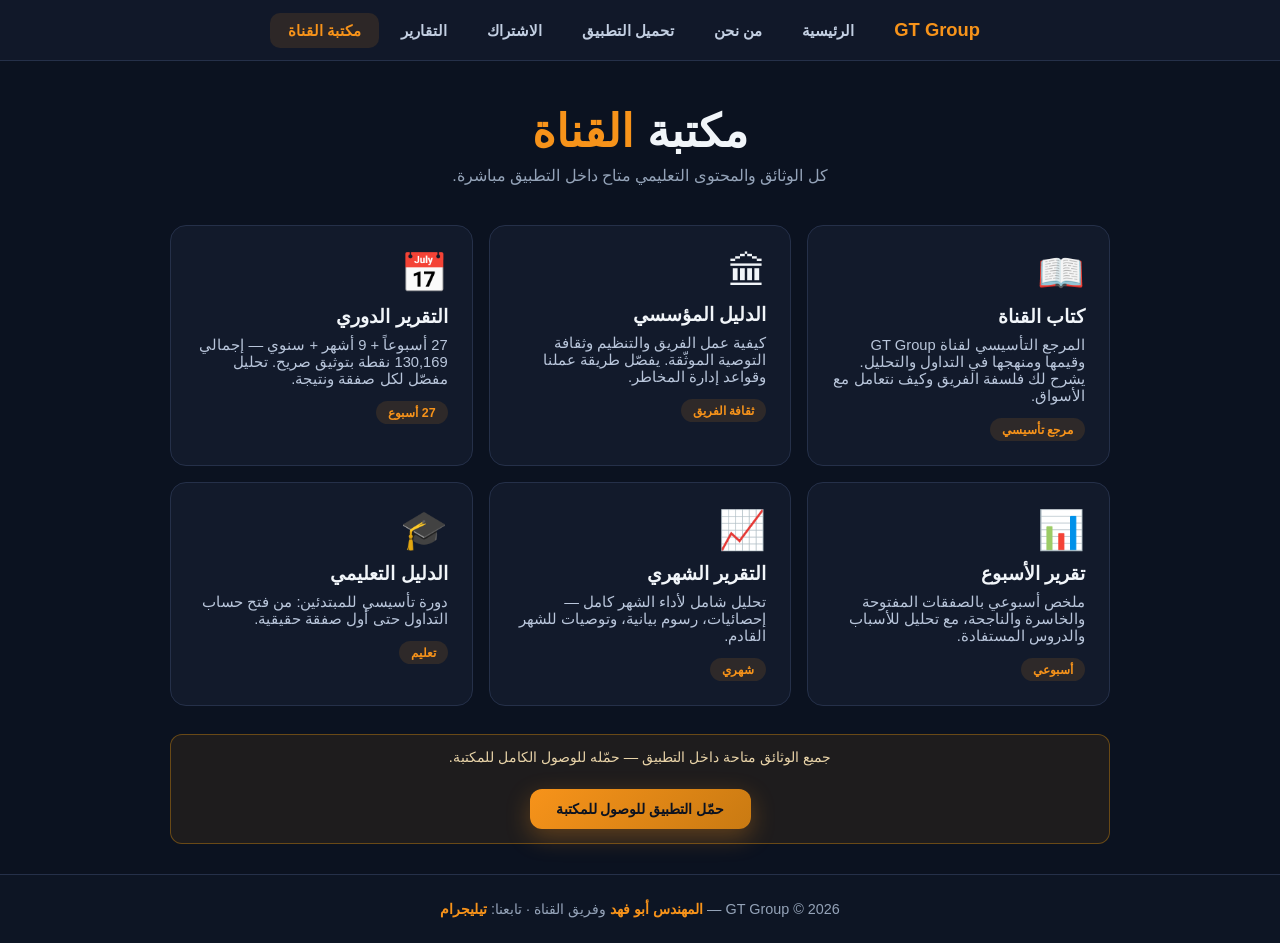
<file: library.html>
<!DOCTYPE html>
<html lang="ar" dir="rtl">
<head>
<meta charset="UTF-8">
<meta name="viewport" content="width=device-width, initial-scale=1.0">
<title>مكتبة القناة — GT Group</title>
<link rel="stylesheet" href="style.css">

<link rel="manifest" href="manifest.json">
<meta name="apple-mobile-web-app-capable" content="yes">
<meta name="apple-mobile-web-app-status-bar-style" content="black-translucent">
<meta name="apple-mobile-web-app-title" content="GT Group">
<meta name="mobile-web-app-capable" content="yes">
<meta name="theme-color" content="#F7931A">
<link rel="apple-touch-icon" href="icons/icon-192.png">
<script>
if ('serviceWorker' in navigator) {
  window.addEventListener('load', function() {
    navigator.serviceWorker.register('service-worker.js');
  });
}
</script>
</head>
<body>

<nav>
  <a href="index.html" class="logo">GT Group</a>
  <div class="links">
    <a href="index.html">الرئيسية</a>
    <a href="about.html">من نحن</a>
    <a href="download.html">تحميل التطبيق</a>
    <a href="subscribe.html">الاشتراك</a>
    <a href="reports.html">التقارير</a>
    <a href="library.html" class="on">مكتبة القناة</a>
  </div>
</nav>

<main>
  <div class="page-header">
    <h1>مكتبة <span class="g">القناة</span></h1>
    <p>كل الوثائق والمحتوى التعليمي متاح داخل التطبيق مباشرة.</p>
  </div>

  <div class="lib-grid">
    <a href="book.html" class="lib-card" style="text-decoration:none">
      <div class="ico">📖</div>
      <h3>كتاب القناة</h3>
      <p>المرجع التأسيسي لقناة GT Group وقيمها ومنهجها في التداول والتحليل. يشرح لك فلسفة الفريق وكيف نتعامل مع الأسواق.</p>
      <span class="lib-tag">مرجع تأسيسي</span>
    </a>
    <a href="institutional-guide.html" class="lib-card" style="text-decoration:none">
      <div class="ico">🏛</div>
      <h3>الدليل المؤسسي</h3>
      <p>كيفية عمل الفريق والتنظيم وثقافة التوصية الموثّقة. يفصّل طريقة عملنا وقواعد إدارة المخاطر.</p>
      <span class="lib-tag">ثقافة الفريق</span>
    </a>
    <a href="weekly-report.html" class="lib-card" style="text-decoration:none">
      <div class="ico">📅</div>
      <h3>التقرير الدوري</h3>
      <p>27 أسبوعاً + 9 أشهر + سنوي — إجمالي 130,169 نقطة بتوثيق صريح. تحليل مفصّل لكل صفقة ونتيجة.</p>
      <span class="lib-tag">27 أسبوع</span>
    </a>
    <a href="weekly-report.html" class="lib-card" style="text-decoration:none">
      <div class="ico">📊</div>
      <h3>تقرير الأسبوع</h3>
      <p>ملخص أسبوعي بالصفقات المفتوحة والخاسرة والناجحة، مع تحليل للأسباب والدروس المستفادة.</p>
      <span class="lib-tag">أسبوعي</span>
    </a>
    <a href="monthly-report.html" class="lib-card" style="text-decoration:none">
      <div class="ico">📈</div>
      <h3>التقرير الشهري</h3>
      <p>تحليل شامل لأداء الشهر كامل — إحصائيات، رسوم بيانية، وتوصيات للشهر القادم.</p>
      <span class="lib-tag">شهري</span>
    </a>
    <a href="educational-guide.html" class="lib-card" style="text-decoration:none">
      <div class="ico">🎓</div>
      <h3>الدليل التعليمي</h3>
      <p>دورة تأسيسي للمبتدئين: من فتح حساب التداول حتى أول صفقة حقيقية.</p>
      <span class="lib-tag">تعليم</span>
    </a>
  </div>

  <div class="note" style="margin-top:28px;text-align:center">
    جميع الوثائق متاحة داخل التطبيق — حمّله للوصول الكامل للمكتبة.
    <br><br>
    <a href="download.html" class="btn btn-primary" style="margin-top:8px">حمّل التطبيق للوصول للمكتبة</a>
  </div>
</main>

<footer>GT Group &copy; 2026 — <b>المهندس أبو فهد</b> وفريق القناة · تابعنا: <a href="https://t.me/kingofintry" target="_blank" rel="noopener" style="color:var(--primary);font-weight:800">تيليجرام</a></footer>

</body>
</html>
</file>
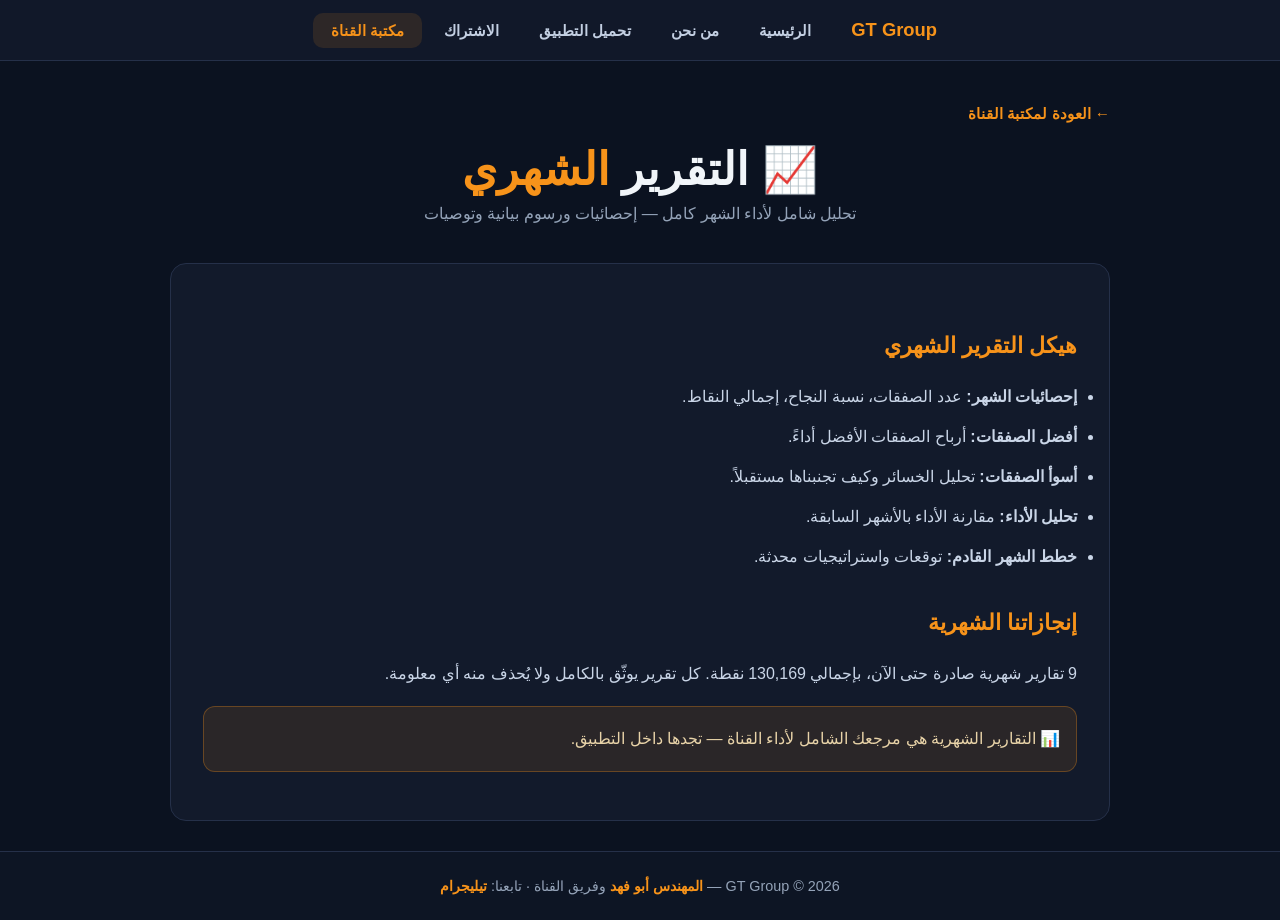
<file: monthly-report.html>
<!DOCTYPE html>
<html lang="ar" dir="rtl">
<head>
<meta charset="UTF-8">
<meta name="viewport" content="width=device-width, initial-scale=1.0">
<title>التقرير الشهري — GT Group</title>
<link rel="stylesheet" href="style.css">
<style>.doc-body{background:var(--surface);border:1px solid var(--border);border-radius:16px;padding:32px;line-height:2}
.doc-body h2{color:var(--primary);margin:28px 0 12px;font-size:1.4rem}
.doc-body h3{color:var(--secondary);margin:20px 0 10px;font-size:1.15rem}
.doc-body p{color:#C9D5E7;margin-bottom:14px}
.doc-body ul{margin:10px 0 16px 20px;color:#C9D5E7}
.doc-body li{margin-bottom:8px}
.doc-body .highlight{background:rgba(247,147,26,.1);border:1px solid rgba(247,147,26,.3);border-radius:12px;padding:16px;margin:16px 0;color:#E8D3A8}
.back-btn{display:inline-flex;align-items:center;gap:8px;color:var(--primary);font-weight:700;margin-bottom:20px;font-size:.95rem}
.chapter-nav{display:flex;gap:12px;flex-wrap:wrap;margin:24px 0}
.chapter-nav a{background:var(--surfaceAlt);border:1px solid var(--border);padding:8px 16px;border-radius:10px;color:var(--text);font-weight:600;font-size:.9rem;transition:all .15s}
.chapter-nav a:hover{border-color:var(--primary);color:var(--primary)}</style>

<link rel="manifest" href="manifest.json">
<meta name="apple-mobile-web-app-capable" content="yes">
<meta name="apple-mobile-web-app-status-bar-style" content="black-translucent">
<meta name="apple-mobile-web-app-title" content="GT Group">
<meta name="mobile-web-app-capable" content="yes">
<meta name="theme-color" content="#F7931A">
<link rel="apple-touch-icon" href="icons/icon-192.png">
<script>
if ('serviceWorker' in navigator) {
  window.addEventListener('load', function() {
    navigator.serviceWorker.register('service-worker.js');
  });
}
</script>
</head>
<body>
<nav>
  <a href="index.html" class="logo">GT Group</a>
  <div class="links">
    <a href="index.html">الرئيسية</a>
    <a href="about.html">من نحن</a>
    <a href="download.html">تحميل التطبيق</a>
    <a href="subscribe.html">الاشتراك</a>
    <a href="library.html" class="on">مكتبة القناة</a>
  </div>
</nav>
<main>
  <a href="library.html" class="back-btn">← العودة لمكتبة القناة</a>
  <div class="page-header">
    <h1>📈 التقرير <span class="g">الشهري</span></h1>
    <p>تحليل شامل لأداء الشهر كامل — إحصائيات ورسوم بيانية وتوصيات</p>
  </div>
  <div class="doc-body">
    <h2>هيكل التقرير الشهري</h2>
    <ul>
      <li><strong>إحصائيات الشهر:</strong> عدد الصفقات، نسبة النجاح، إجمالي النقاط.</li>
      <li><strong>أفضل الصفقات:</strong> أرباح الصفقات الأفضل أداءً.</li>
      <li><strong>أسوأ الصفقات:</strong> تحليل الخسائر وكيف تجنبناها مستقبلاً.</li>
      <li><strong>تحليل الأداء:</strong> مقارنة الأداء بالأشهر السابقة.</li>
      <li><strong>خطط الشهر القادم:</strong> توقعات واستراتيجيات محدثة.</li>
    </ul>
    <h2>إنجازاتنا الشهرية</h2>
    <p>9 تقارير شهرية صادرة حتى الآن، بإجمالي 130,169 نقطة. كل تقرير يوثّق بالكامل ولا يُحذف منه أي معلومة.</p>
    <div class="highlight">📊 التقارير الشهرية هي مرجعك الشامل لأداء القناة — تجدها داخل التطبيق.</div>
  </div>
</main>
<footer>GT Group &copy; 2026 — <b>المهندس أبو فهد</b> وفريق القناة · تابعنا: <a href="https://t.me/kingofintry" target="_blank" rel="noopener" style="color:var(--primary);font-weight:800">تيليجرام</a></footer>
</body></html>
</file>
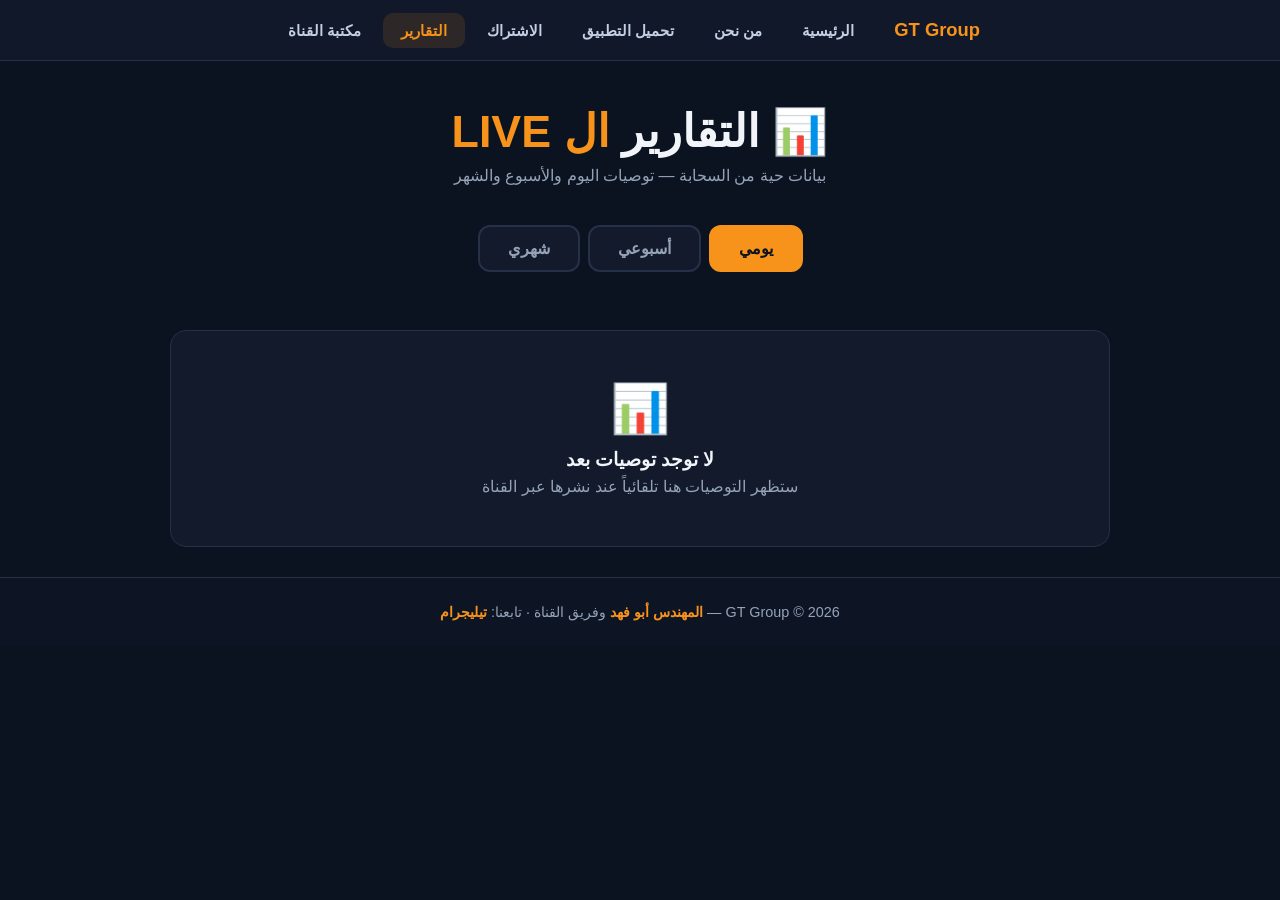
<file: reports.html>
<!DOCTYPE html>
<html lang="ar" dir="rtl">
<head>
<meta charset="UTF-8">
<meta name="viewport" content="width=device-width, initial-scale=1.0">
<title>التقارير — GT Group</title>
<link rel="stylesheet" href="style.css">
<style>
.tabs{display:flex;gap:8px;justify-content:center;margin-bottom:30px;flex-wrap:wrap}
.tab{background:var(--surface);border:2px solid var(--border);color:var(--muted);padding:12px 28px;border-radius:12px;font-weight:800;font-size:1rem;cursor:pointer;transition:all .2s;font-family:inherit}
.tab:hover{border-color:var(--primary);color:var(--text)}
.tab.active{background:var(--primary);color:#0B1220;border-color:var(--primary)}
.period{display:none}.period.active{display:block}
.stats-grid{display:grid;gap:16px;grid-template-columns:repeat(auto-fit,minmax(140px,1fr));margin-bottom:28px}
.stat-card{background:var(--surface);border:1px solid var(--border);border-radius:16px;padding:20px;text-align:center}
.stat-card .num{font-size:2rem;font-weight:900;color:var(--primary)}
.stat-card .label{color:var(--muted);font-size:.82rem;margin-top:4px}
.stat-card.win .num{color:var(--success)}
.stat-card.loss .num{color:var(--danger)}
.report-section{background:var(--surface);border:1px solid var(--border);border-radius:16px;padding:20px;margin-bottom:16px}
.day-header{display:flex;justify-content:space-between;align-items:center;margin-bottom:12px;padding-bottom:10px;border-bottom:1px solid var(--border)}
.day-header h4{font-size:1rem}.day-header .count{color:var(--primary);font-weight:800;font-size:.85rem}
.trade{display:grid;grid-template-columns:auto 1fr auto;gap:10px;align-items:center;background:var(--surfaceAlt);border:1px solid var(--border);border-radius:10px;padding:12px;margin-bottom:8px}
.trade:last-child{margin-bottom:0}
.trade-type{padding:4px 10px;border-radius:6px;font-size:.75rem;font-weight:800;text-transform:uppercase}
.trade-type.buy{background:rgba(34,197,94,.15);color:var(--success)}
.trade-type.sell{background:rgba(239,68,68,.15);color:var(--danger)}
.trade-symbol{font-weight:800;font-size:.95rem}
.trade-meta{color:var(--muted);font-size:.78rem}
.trade-status{padding:4px 10px;border-radius:6px;font-size:.75rem;font-weight:800}
.trade-status.pending{background:rgba(247,147,68,.12);color:var(--primary)}
.trade-status.win{background:rgba(34,197,94,.15);color:var(--success)}
.trade-status.loss{background:rgba(239,68,68,.15);color:var(--danger)}
.loading{text-align:center;padding:40px;color:var(--muted)}
.loading::after{content:"";display:inline-block;width:18px;height:18px;border:2px solid var(--border);border-top-color:var(--primary);border-radius:50%;animation:spin .7s linear infinite;margin-right:8px;vertical-align:middle}
@keyframes spin{to{transform:rotate(360deg)}}
.empty-state{text-align:center;padding:50px 20px;background:var(--surface);border:1px solid var(--border);border-radius:16px}
.empty-state .ico{font-size:3rem;margin-bottom:12px}
.empty-state h3{margin-bottom:6px}.empty-state p{color:var(--muted)}
</style>

<link rel="manifest" href="manifest.json">
<meta name="apple-mobile-web-app-capable" content="yes">
<meta name="apple-mobile-web-app-status-bar-style" content="black-translucent">
<meta name="apple-mobile-web-app-title" content="GT Group">
<meta name="mobile-web-app-capable" content="yes">
<meta name="theme-color" content="#F7931A">
<link rel="apple-touch-icon" href="icons/icon-192.png">
<script>
if ('serviceWorker' in navigator) {
  window.addEventListener('load', function() {
    navigator.serviceWorker.register('service-worker.js');
  });
}
</script>
</head>
<body>
<nav>
  <a href="index.html" class="logo">GT Group</a>
  <div class="links">
    <a href="index.html">الرئيسية</a>
    <a href="about.html">من نحن</a>
    <a href="download.html">تحميل التطبيق</a>
    <a href="subscribe.html">الاشتراك</a>
    <a href="reports.html" class="on">التقارير</a>
    <a href="library.html">مكتبة القناة</a>
  </div>
</nav>
<main>
  <div class="page-header">
    <h1>📊 التقارير <span class="g">ال LIVE</span></h1>
    <p>بيانات حية من السحابة — توصيات اليوم والأسبوع والشهر</p>
  </div>
  <div class="tabs">
    <button class="tab active" onclick="showTab('daily')">يومي</button>
    <button class="tab" onclick="showTab('weekly')">أسبوعي</button>
    <button class="tab" onclick="showTab('monthly')">شهري</button>
  </div>
  <div id="daily" class="period active">
    <div class="stats-grid" id="dailyStats"></div>
    <div id="dailyContent"><div class="loading">جاري التحميل...</div></div>
  </div>
  <div id="weekly" class="period">
    <div class="stats-grid" id="weeklyStats"></div>
    <div id="weeklyContent"></div>
  </div>
  <div id="monthly" class="period">
    <div class="stats-grid" id="monthlyStats"></div>
    <div id="monthlyContent"></div>
  </div>
</main>
<footer>GT Group &copy; 2026 — <b>المهندس أبو فهد</b> وفريق القناة · تابعنا: <a href="https://t.me/kingofintry" target="_blank" rel="noopener" style="color:var(--primary);font-weight:800">تيليجرام</a></footer>
<script src="supabase-config.js"></script>
<script src="reports.js"></script>
</body></html>
</file>
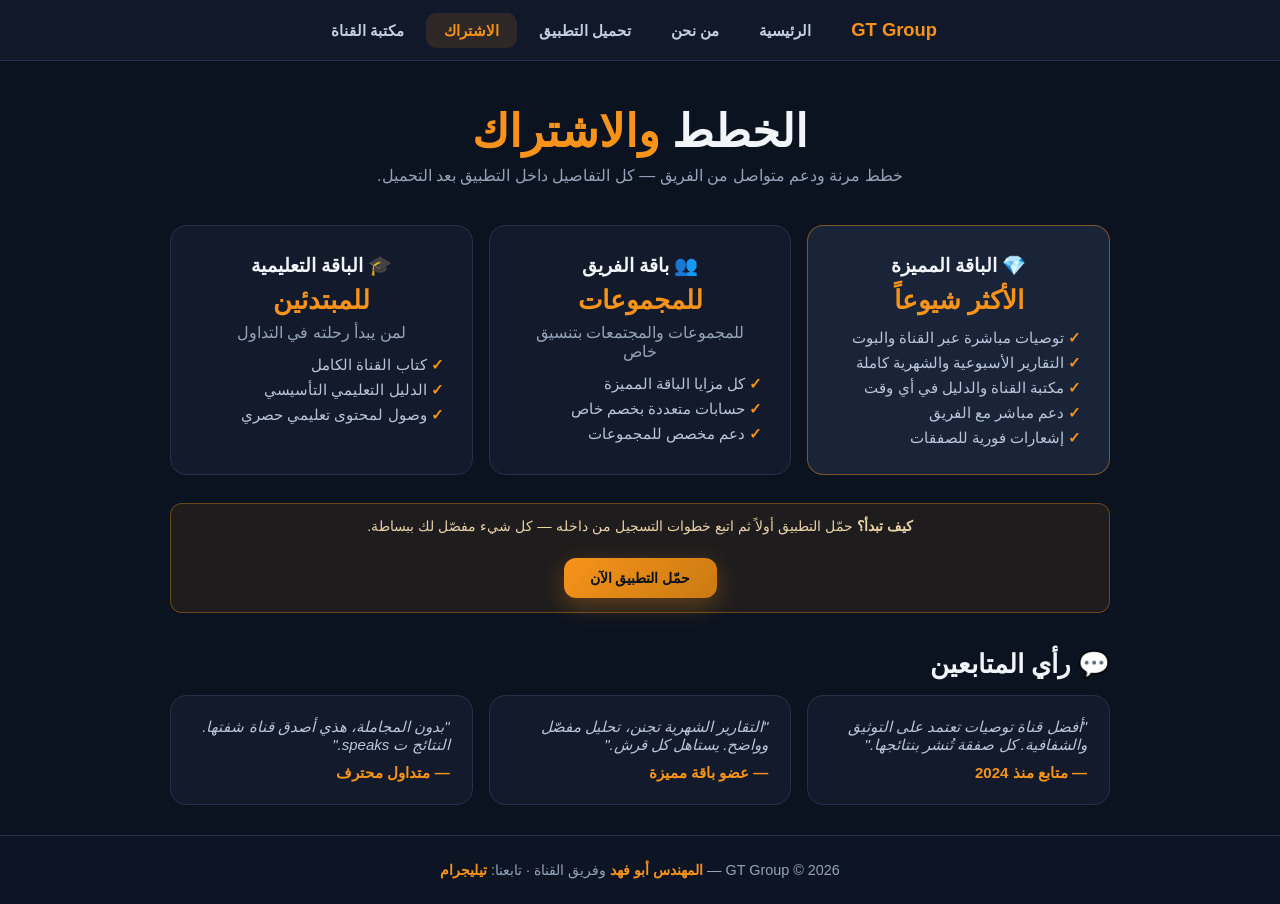
<file: subscribe.html>
<!DOCTYPE html>
<html lang="ar" dir="rtl">
<head>
<meta charset="UTF-8">
<meta name="viewport" content="width=device-width, initial-scale=1.0">
<title>الاشتراك — GT Group</title>
<link rel="stylesheet" href="style.css">

<link rel="manifest" href="manifest.json">
<meta name="apple-mobile-web-app-capable" content="yes">
<meta name="apple-mobile-web-app-status-bar-style" content="black-translucent">
<meta name="apple-mobile-web-app-title" content="GT Group">
<meta name="mobile-web-app-capable" content="yes">
<meta name="theme-color" content="#F7931A">
<link rel="apple-touch-icon" href="icons/icon-192.png">
<script>
if ('serviceWorker' in navigator) {
  window.addEventListener('load', function() {
    navigator.serviceWorker.register('service-worker.js');
  });
}
</script>
</head>
<body>

<nav>
  <a href="index.html" class="logo">GT Group</a>
  <div class="links">
    <a href="index.html">الرئيسية</a>
    <a href="about.html">من نحن</a>
    <a href="download.html">تحميل التطبيق</a>
    <a href="subscribe.html" class="on">الاشتراك</a>
    <a href="library.html">مكتبة القناة</a>
  </div>
</nav>

<main>
  <div class="page-header">
    <h1>الخطط <span class="g">والاشتراك</span></h1>
    <p>خطط مرنة ودعم متواصل من الفريق — كل التفاصيل داخل التطبيق بعد التحميل.</p>
  </div>

  <div class="plans">
    <div class="plan dark">
      <h3>💎 الباقة المميزة</h3>
      <div class="price">الأكثر شيوعاً</div>
      <ul>
        <li>توصيات مباشرة عبر القناة والبوت</li>
        <li>التقارير الأسبوعية والشهرية كاملة</li>
        <li>مكتبة القناة والدليل في أي وقت</li>
        <li>دعم مباشر مع الفريق</li>
        <li>إشعارات فورية للصفقات</li>
      </ul>
    </div>
    <div class="plan">
      <h3>👥 باقة الفريق</h3>
      <div class="price">للمجموعات</div>
      <p style="color:var(--muted);margin:8px 0">للمجموعات والمجتمعات بتنسيق خاص</p>
      <ul>
        <li>كل مزايا الباقة المميزة</li>
        <li>حسابات متعددة بخصم خاص</li>
        <li>دعم مخصص للمجموعات</li>
      </ul>
    </div>
    <div class="plan">
      <h3>🎓 الباقة التعليمية</h3>
      <div class="price">للمبتدئين</div>
      <p style="color:var(--muted);margin:8px 0">لمن يبدأ رحلته في التداول</p>
      <ul>
        <li>كتاب القناة الكامل</li>
        <li>الدليل التعليمي التأسيسي</li>
        <li>وصول لمحتوى تعليمي حصري</li>
      </ul>
    </div>
  </div>

  <div class="note" style="margin-top:28px;text-align:center">
    <strong>كيف تبدأ؟</strong> حمّل التطبيق أولاً ثم اتبع خطوات التسجيل من داخله — كل شيء مفصّل لك ببساطة.
    <br><br>
    <a href="download.html" class="btn btn-primary" style="margin-top:8px">حمّل التطبيق الآن</a>
  </div>

  <div style="margin-top:36px">
    <h2 style="margin-bottom:16px">💬 رأي المتابعين</h2>
    <div class="grid cols">
      <div class="card">
        <p style="font-style:italic;margin-bottom:10px">"أفضل قناة توصيات تعتمد على التوثيق والشفافية. كل صفقة تُنشر بنتائجها."</p>
        <p style="color:var(--primary);font-weight:700">— متابع منذ 2024</p>
      </div>
      <div class="card">
        <p style="font-style:italic;margin-bottom:10px">"التقارير الشهرية تجنن، تحليل مفصّل وواضح. يستاهل كل قرش."</p>
        <p style="color:var(--primary);font-weight:700">— عضو باقة مميزة</p>
      </div>
      <div class="card">
        <p style="font-style:italic;margin-bottom:10px">"بدون المجاملة، هذي أصدق قناة شفتها. النتائج ت speaks."</p>
        <p style="color:var(--primary);font-weight:700">— متداول محترف</p>
      </div>
    </div>
  </div>
</main>

<footer>GT Group &copy; 2026 — <b>المهندس أبو فهد</b> وفريق القناة · تابعنا: <a href="https://t.me/kingofintry" target="_blank" rel="noopener" style="color:var(--primary);font-weight:800">تيليجرام</a></footer>

</body>
</html>
</file>
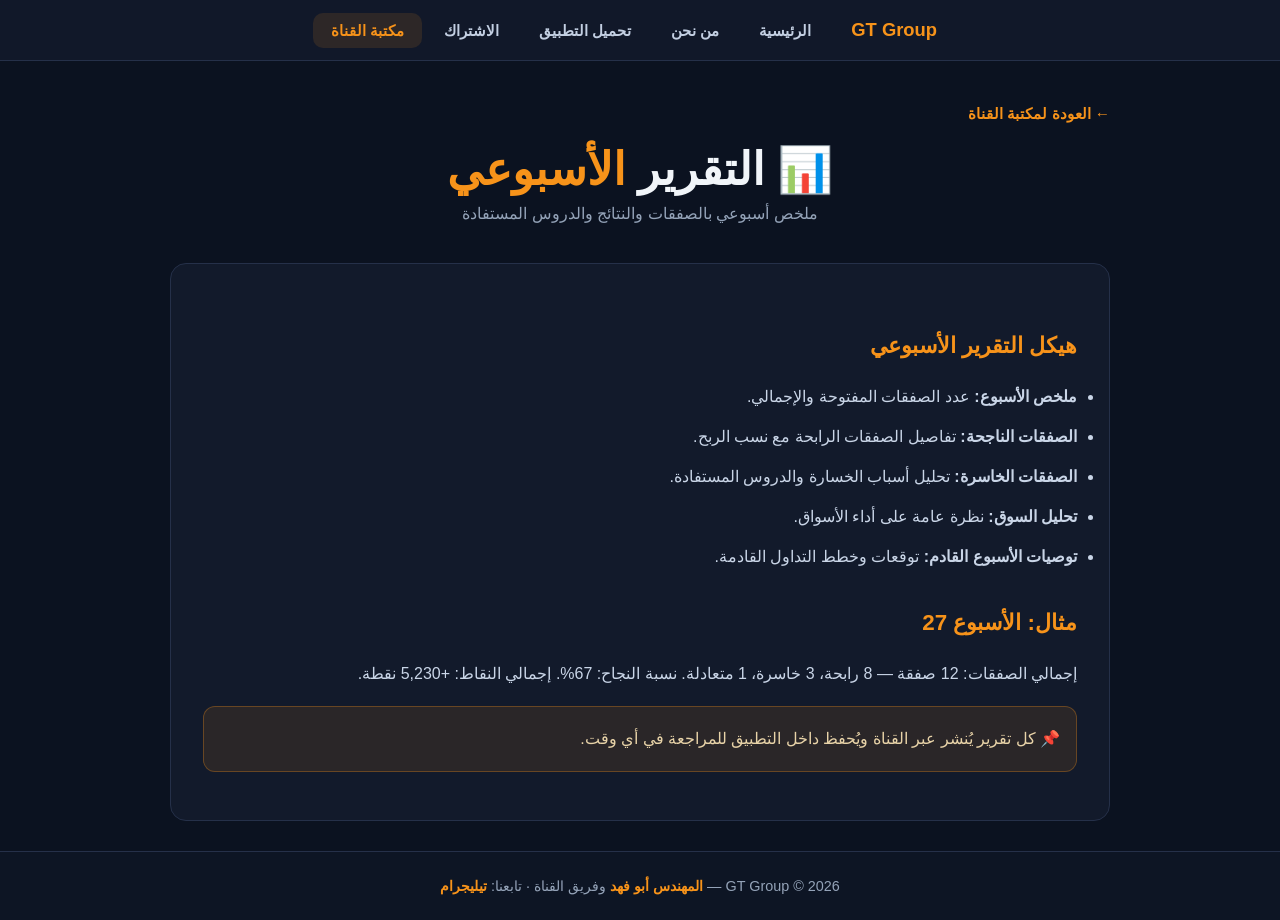
<file: weekly-report.html>
<!DOCTYPE html>
<html lang="ar" dir="rtl">
<head>
<meta charset="UTF-8">
<meta name="viewport" content="width=device-width, initial-scale=1.0">
<title>التقرير الأسبوعي — GT Group</title>
<link rel="stylesheet" href="style.css">
<style>.doc-body{background:var(--surface);border:1px solid var(--border);border-radius:16px;padding:32px;line-height:2}
.doc-body h2{color:var(--primary);margin:28px 0 12px;font-size:1.4rem}
.doc-body h3{color:var(--secondary);margin:20px 0 10px;font-size:1.15rem}
.doc-body p{color:#C9D5E7;margin-bottom:14px}
.doc-body ul{margin:10px 0 16px 20px;color:#C9D5E7}
.doc-body li{margin-bottom:8px}
.doc-body .highlight{background:rgba(247,147,26,.1);border:1px solid rgba(247,147,26,.3);border-radius:12px;padding:16px;margin:16px 0;color:#E8D3A8}
.back-btn{display:inline-flex;align-items:center;gap:8px;color:var(--primary);font-weight:700;margin-bottom:20px;font-size:.95rem}
.chapter-nav{display:flex;gap:12px;flex-wrap:wrap;margin:24px 0}
.chapter-nav a{background:var(--surfaceAlt);border:1px solid var(--border);padding:8px 16px;border-radius:10px;color:var(--text);font-weight:600;font-size:.9rem;transition:all .15s}
.chapter-nav a:hover{border-color:var(--primary);color:var(--primary)}</style>

<link rel="manifest" href="manifest.json">
<meta name="apple-mobile-web-app-capable" content="yes">
<meta name="apple-mobile-web-app-status-bar-style" content="black-translucent">
<meta name="apple-mobile-web-app-title" content="GT Group">
<meta name="mobile-web-app-capable" content="yes">
<meta name="theme-color" content="#F7931A">
<link rel="apple-touch-icon" href="icons/icon-192.png">
<script>
if ('serviceWorker' in navigator) {
  window.addEventListener('load', function() {
    navigator.serviceWorker.register('service-worker.js');
  });
}
</script>
</head>
<body>
<nav>
  <a href="index.html" class="logo">GT Group</a>
  <div class="links">
    <a href="index.html">الرئيسية</a>
    <a href="about.html">من نحن</a>
    <a href="download.html">تحميل التطبيق</a>
    <a href="subscribe.html">الاشتراك</a>
    <a href="library.html" class="on">مكتبة القناة</a>
  </div>
</nav>
<main>
  <a href="library.html" class="back-btn">← العودة لمكتبة القناة</a>
  <div class="page-header">
    <h1>📊 التقرير <span class="g">الأسبوعي</span></h1>
    <p>ملخص أسبوعي بالصفقات والنتائج والدروس المستفادة</p>
  </div>
  <div class="doc-body">
    <h2>هيكل التقرير الأسبوعي</h2>
    <ul>
      <li><strong>ملخص الأسبوع:</strong> عدد الصفقات المفتوحة والإجمالي.</li>
      <li><strong>الصفقات الناجحة:</strong> تفاصيل الصفقات الرابحة مع نسب الربح.</li>
      <li><strong>الصفقات الخاسرة:</strong> تحليل أسباب الخسارة والدروس المستفادة.</li>
      <li><strong>تحليل السوق:</strong> نظرة عامة على أداء الأسواق.</li>
      <li><strong>توصيات الأسبوع القادم:</strong> توقعات وخطط التداول القادمة.</li>
    </ul>
    <h2>مثال: الأسبوع 27</h2>
    <p>إجمالي الصفقات: 12 صفقة — 8 رابحة، 3 خاسرة، 1 متعادلة. نسبة النجاح: 67%. إجمالي النقاط: +5,230 نقطة.</p>
    <div class="highlight">📌 كل تقرير يُنشر عبر القناة ويُحفظ داخل التطبيق للمراجعة في أي وقت.</div>
  </div>
</main>
<footer>GT Group &copy; 2026 — <b>المهندس أبو فهد</b> وفريق القناة · تابعنا: <a href="https://t.me/kingofintry" target="_blank" rel="noopener" style="color:var(--primary);font-weight:800">تيليجرام</a></footer>
</body></html>
</file>
<file: style.css>
:root{
  --bg:#0B1220;
  --surface:#121A2B;
  --surfaceAlt:#1A2438;
  --border:#253049;
  --primary:#F7931A;
  --primaryDark:#C97A12;
  --secondary:#0EA5E9;
  --text:#F1F5F9;
  --muted:#94A3B8;
  --success:#22C55E;
  --danger:#EF4444;
}
*{margin:0;padding:0;box-sizing:border-box}
body{background:var(--bg);color:var(--text);font-family: -apple-system, BlinkMacSystemFont, "Segoe UI", Roboto, "Noto Sans Arabic", "Arial", sans-serif;flex-direction:column}
a{color:inherit;text-decoration:none}

/* NAV */
nav{background:rgba(18,26,43,.95);backdrop-filter:blur(12px);border-bottom:1px solid var(--border);position:sticky;top:0;z-index:50;display:flex;justify-content:center;align-items:center;flex-wrap:wrap;gap:4px;padding:10px 20px}
nav .logo{font-weight:900;font-size:1.15rem;color:var(--primary);margin-inline-start:12px;white-space:nowrap}
nav .links{display:flex;flex-wrap:wrap;gap:4px;justify-content:center}
nav a{color:#c3cfe2;font-weight:700;font-size:.92rem;padding:9px 18px;border-radius:10px;transition:all .15s}
nav a:hover{color:var(--text);background:var(--surfaceAlt)}
nav a.on{color:var(--primary);background:rgba(247,147,26,.12)}

/* MAIN */
main{max-width:980px;margin:0 auto;padding:44px 20px 30px;flex:1}
section{scroll-margin-top:90px}
h1{font-size:clamp(1.9rem,6vw,2.8rem);font-weight:900}
h1 span{color:var(--primary)}
h2{font-size:1.6rem;font-weight:900;margin-bottom:6px}
h2 .g{color:var(--primary)}
.lead{color:var(--muted);margin-bottom:28px}

/* GRID & CARDS */
.grid{display:grid;gap:16px}
.cols{grid-template-columns:repeat(auto-fit,minmax(270px,1fr))}
.card{background:var(--surface);border:1px solid var(--border);border-radius:16px;padding:22px;transition:transform .15s,border-color .15s}
.card:hover{transform:translateY(-3px);border-color:rgba(247,147,26,.45)}
.card h3{color:var(--text);margin-bottom:10px;font-size:1.12rem}
.card h3 .accent{color:var(--secondary)}
.card p{color:#B9C6DB;font-size:.94rem}
.card .ico{width:52px;height:52px;border-radius:14px;display:flex;align-items:center;justify-content:center;font-size:1.5rem;margin-bottom:12px;background:var(--surfaceAlt);border:1px solid var(--border)}

/* BUTTONS */
.btn{display:inline-block;font-weight:800;padding:12px 26px;border-radius:12px;transition:all .15s}
.btn:hover{transform:translateY(-2px)}
.btn-primary{background:linear-gradient(135deg,var(--primary),var(--primaryDark));color:#0B1220;box-shadow:0 8px 24px rgba(247,147,26,.3)}
.btn-secondary{background:var(--secondary);color:#0B1220}
.btn-outline{background:transparent;border:2px solid var(--primary);color:var(--primary)}
.btn-outline:hover{background:rgba(247,147,26,.1)}

/* HERO (index only) */
.hero{background:linear-gradient(140deg,#101a2c 0%,#0B1220 60%);padding:60px 20px 70px;text-align:center;position:relative;overflow:hidden;border-radius:0 0 30px 30px;margin-bottom:40px}
.hero::after{content:"";position:absolute;inset:0;background:radial-gradient(circle at 18% 25%,rgba(247,147,26,.20),transparent 45%),radial-gradient(circle at 82% 70%,rgba(14,165,233,.16),transparent 45%)}
.hero>*{position:relative;z-index:1}
.badge{display:inline-block;background:rgba(247,147,26,.14);border:1px solid rgba(247,147,26,.5);color:var(--primary);padding:6px 16px;border-radius:999px;font-size:.82rem;margin-bottom:16px;font-weight:700}
.hero .sub{color:#c3cfe2;margin-top:8px;max-width:660px;margin-inline:auto;font-size:1.05rem}
.hero-buttons{display:flex;gap:14px;justify-content:center;flex-wrap:wrap;margin-top:28px}
.hero-meta{color:var(--muted);font-size:.88rem;margin-top:18px}

/* STATS ROW */
.stats-row{display:flex;justify-content:center;gap:20px;flex-wrap:wrap;margin-top:36px}
.stat{background:var(--surface);border:1px solid var(--border);border-radius:16px;padding:22px;text-align:center;flex:1;min-width:140px}
.stat .n{font-size:1.9rem;font-weight:900;color:var(--primary)}
.stat .l{color:var(--muted);font-size:.88rem;margin-top:4px}

/* FEATURES ROW (index) */
.features{display:grid;gap:16px;grid-template-columns:repeat(auto-fit,minmax(220px,1fr));margin-top:36px}
.feat{background:var(--surface);border:1px solid var(--border);border-radius:16px;padding:24px;text-align:center}
.feat .ico{font-size:2rem;margin-bottom:10px}
.feat h3{font-size:1.05rem;margin-bottom:6px}
.feat p{color:#B9C6DB;font-size:.9rem}

/* PAGE HEADER */
.page-header{text-align:center;margin-bottom:40px}
.page-header h1{margin-bottom:8px}
.page-header p{color:var(--muted);max-width:600px;margin-inline:auto}

/* ABOUT */
.about-intro{background:var(--surface);border:1px solid var(--border);border-radius:16px;padding:28px;margin-bottom:30px}
.about-intro p{color:#B9C6DB;font-size:1rem;line-height:1.8}
.social-grid{display:grid;gap:16px;grid-template-columns:repeat(auto-fit,minmax(200px,1fr))}
.social-card{background:var(--surface);border:1px solid var(--border);border-radius:16px;padding:20px;text-align:center;transition:all .15s}
.social-card:hover{border-color:rgba(247,147,26,.45);transform:translateY(-3px)}
.social-card .ico{font-size:2.2rem;margin-bottom:8px}
.social-card h3{font-size:1rem;margin-bottom:4px}
.social-card p{color:var(--muted);font-size:.85rem}
.social-card a{color:var(--secondary);font-weight:700;font-size:.9rem}

/* DOWNLOAD */
.dl-panel{background:linear-gradient(140deg,var(--surfaceAlt),var(--surface));border:1px solid rgba(247,147,26,.45);border-radius:20px;padding:36px;text-align:center;position:relative;overflow:hidden}
.dl-panel::after{content:"";position:absolute;inset:0;background:radial-gradient(circle at 50% 0%,rgba(247,147,26,.18),transparent 55%)}
.dl-panel>*{position:relative;z-index:1}
.dl-panel h2{color:var(--text)}
.dl-panel p{color:#C9D5E7;margin:8px 0 24px}
.dl-btn{display:inline-block;background:linear-gradient(135deg,var(--primary),var(--primaryDark));color:#0B1220;font-weight:900;font-size:1.3rem;padding:18px 50px;border-radius:16px;box-shadow:0 14px 40px rgba(247,147,26,.45);transition:all .15s}
.dl-btn:hover{transform:translateY(-3px);filter:brightness(1.08)}
.steps{display:grid;gap:12px;margin-top:28px;text-align:right}
.step{display:flex;gap:14px;align-items:flex-start;background:var(--surface);border:1px solid var(--border);border-radius:14px;padding:14px 16px}
.step .num{background:linear-gradient(135deg,var(--primary),var(--primaryDark));color:#0B1220;width:34px;height:34px;border-radius:10px;display:flex;align-items:center;justify-content:center;font-weight:900;flex-shrink:0}
.step p{color:#B9C6DB}
.step b{color:var(--text)}
.note{background:rgba(245,158,11,.08);border:1px solid rgba(245,158,11,.35);color:#E8D3A8;border-radius:12px;padding:14px;font-size:.9rem;margin-top:18px;text-align:right}

/* PLANS */
.plans{display:grid;gap:16px;grid-template-columns:repeat(auto-fit,minmax(260px,1fr))}
.plan{background:var(--surface);border:1px solid var(--border);border-radius:16px;padding:28px;text-align:center}
.plan.dark{background:var(--surfaceAlt);border-color:rgba(247,147,26,.45)}
.plan h3{font-size:1.2rem;margin-bottom:8px}
.plan .price{font-size:1.6rem;font-weight:900;color:var(--primary);margin:6px 0}
.plan ul{list-style:none;text-align:right;margin-top:14px;display:grid;gap:8px}
.plan li{color:#B9C6DB;font-size:.92rem}
.plan li::before{content:"✓ ";color:var(--primary);font-weight:900}

/* LIBRARY */
.lib-grid{display:grid;gap:16px;grid-template-columns:repeat(auto-fit,minmax(270px,1fr))}
.lib-card{background:var(--surface);border:1px solid var(--border);border-radius:16px;padding:24px;transition:all .15s}
.lib-card:hover{transform:translateY(-3px);border-color:rgba(247,147,26,.45)}
.lib-card .ico{font-size:2.4rem;margin-bottom:10px}
.lib-card h3{margin-bottom:8px}
.lib-card p{color:#B9C6DB;font-size:.92rem;margin-bottom:14px}
.lib-tag{display:inline-block;background:rgba(247,147,26,.12);color:var(--primary);padding:4px 12px;border-radius:999px;font-size:.78rem;font-weight:700}

/* FOOTER */
footer{background:#0d1524;border-top:1px solid var(--border);text-align:center;color:var(--muted);padding:26px;font-size:.9rem}
footer b{color:var(--primary)}

@media(max-width:600px){
  .cols,.features,.social-grid,.lib-grid,.plans{grid-template-columns:1fr}
  .hero{padding:40px 16px 50px}
  .stats-row{gap:12px}
  nav .links{gap:2px}
  nav a{padding:7px 12px;font-size:.85rem}
}
</file>
